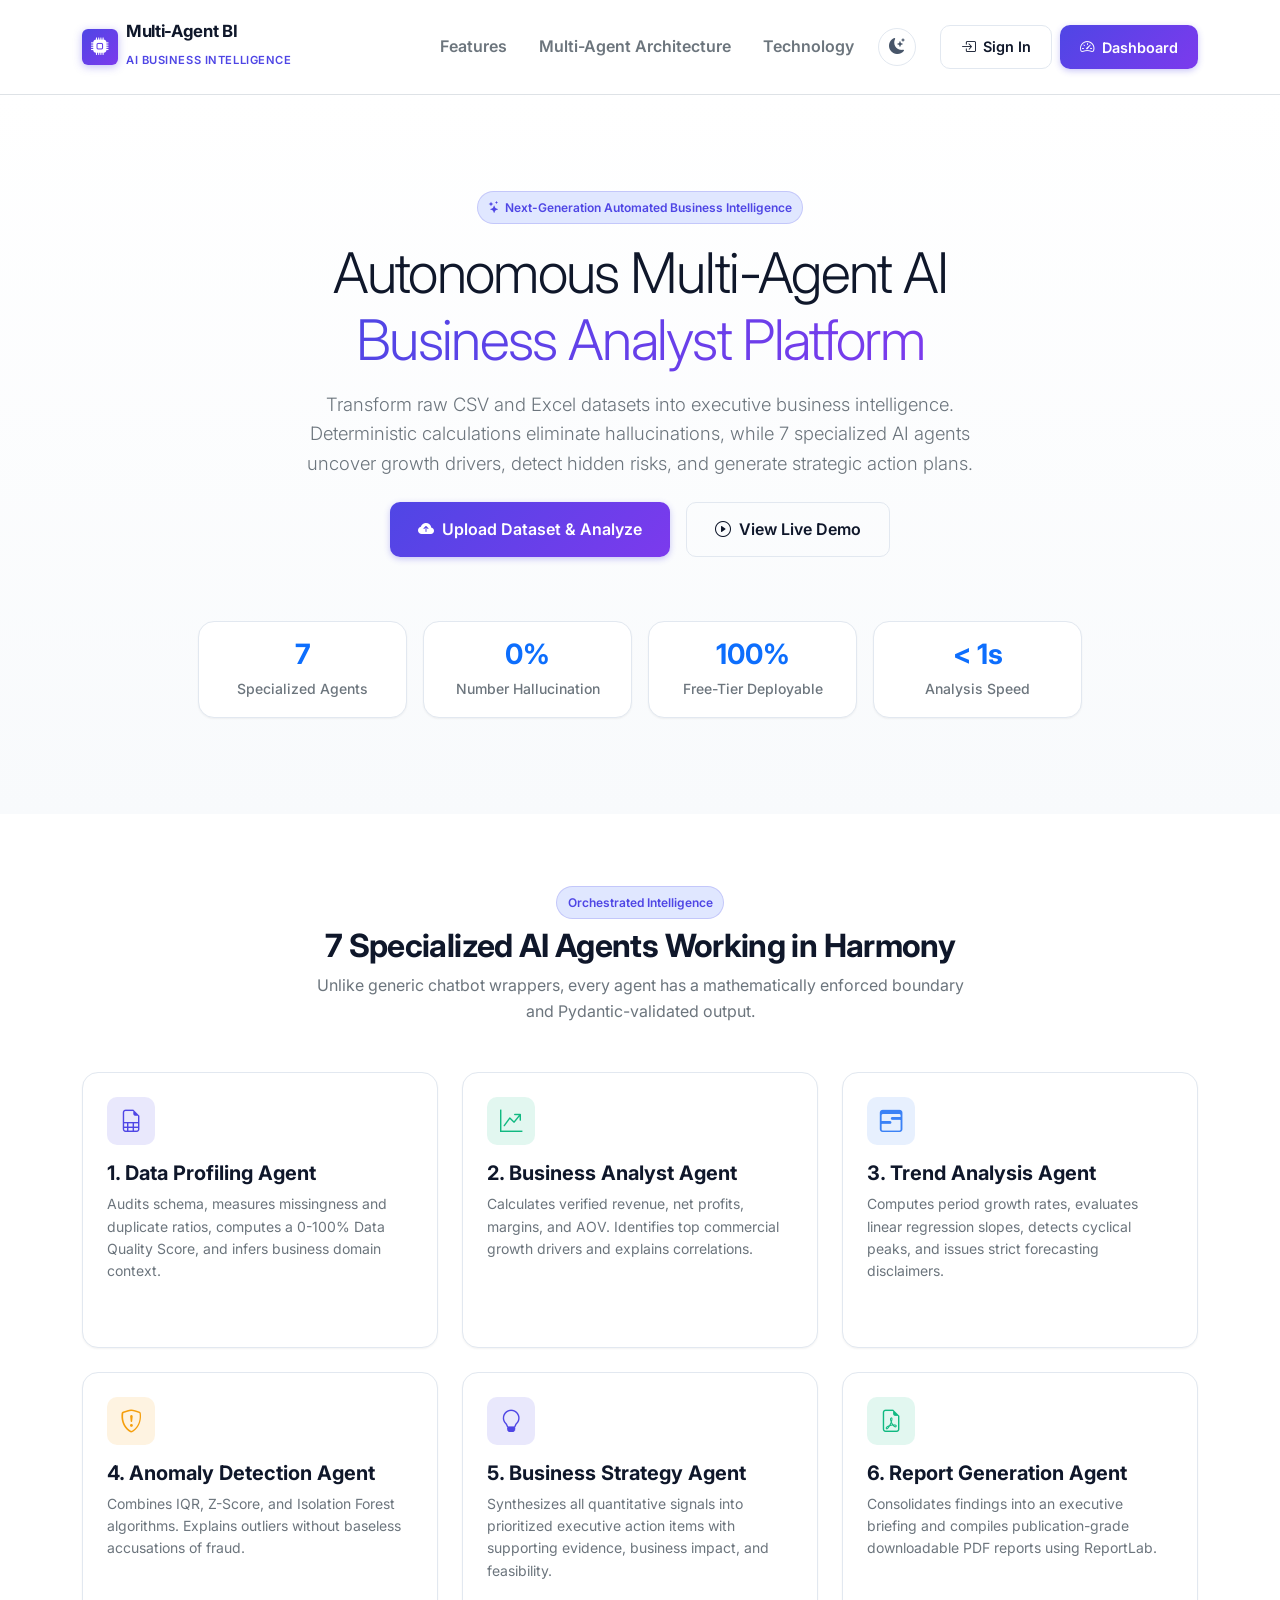
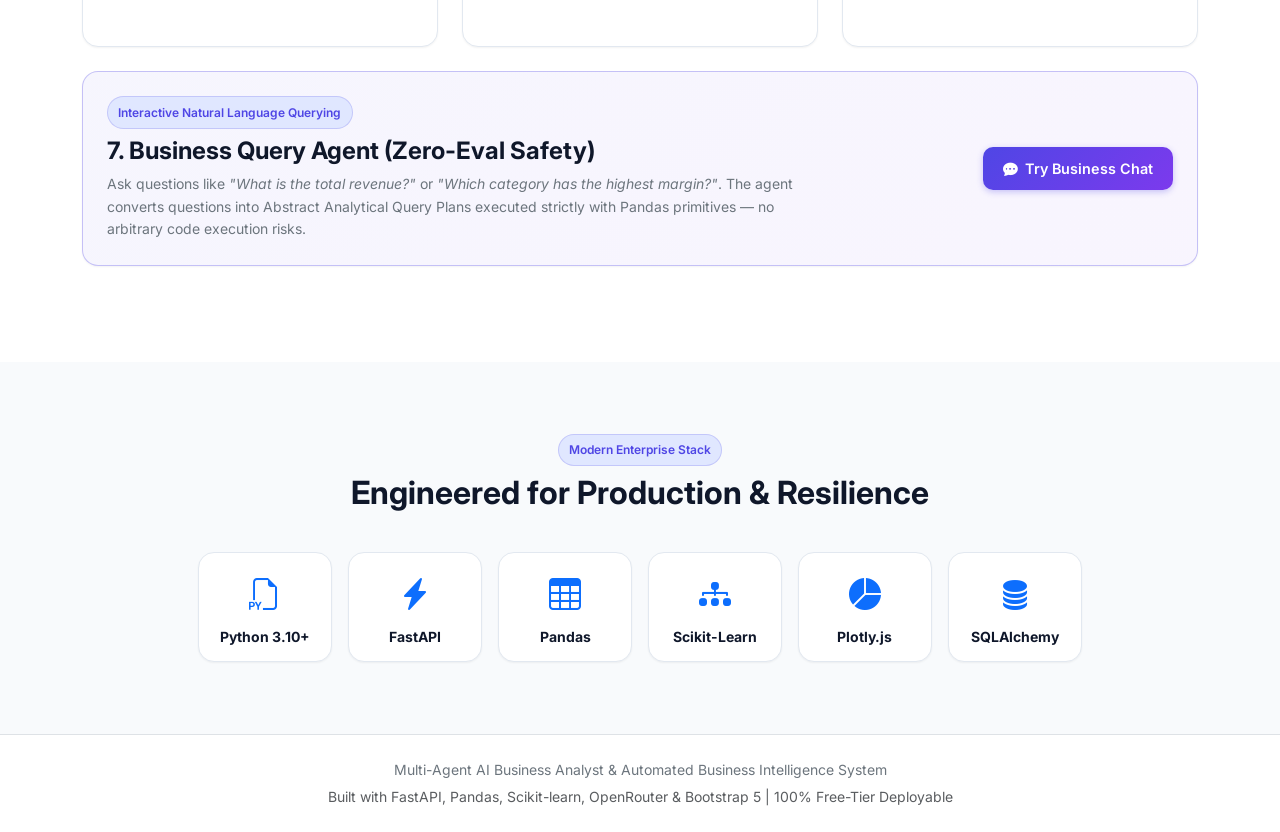
<file: frontend/index.html>
<!DOCTYPE html>
<html lang="en" data-theme="light">
<head>
    <meta charset="UTF-8">
    <meta name="viewport" content="width=device-width, initial-scale=1.0">
    <title>Multi-Agent AI Business Analyst | Automated BI System</title>
    <!-- Google Fonts -->
    <link rel="preconnect" href="https://fonts.googleapis.com">
    <link rel="preconnect" href="https://fonts.gstatic.com" crossorigin>
    <link href="https://fonts.googleapis.com/css2?family=Inter:wght@400;500;600;700;800&display=swap" rel="stylesheet">
    <!-- Bootstrap 5 CSS & Icons -->
    <link href="https://cdn.jsdelivr.net/npm/bootstrap@5.3.3/dist/css/bootstrap.min.css" rel="stylesheet">
    <link rel="stylesheet" href="https://cdn.jsdelivr.net/npm/bootstrap-icons@1.11.3/font/bootstrap-icons.min.css">
    <!-- Custom Design System -->
    <link rel="stylesheet" href="css/style.css">
    <link rel="stylesheet" href="css/dashboard.css">
    <link rel="stylesheet" href="css/responsive.css">
</head>
<body class="bg-base">

    <!-- Top Navigation Bar -->
    <nav class="navbar navbar-expand-lg border-bottom sticky-top" style="background-color: var(--bg-surface);">
        <div class="container py-2">
            <a class="navbar-brand d-flex align-items-center gap-2 text-decoration-none" href="index.html">
                <div class="brand-icon">
                    <i class="bi bi-cpu-fill"></i>
                </div>
                <div>
                    <span class="brand-title d-block">Multi-Agent BI</span>
                    <span class="brand-subtitle">AI Business Intelligence</span>
                </div>
            </a>
            <button class="navbar-toggler" type="button" data-bs-toggle="collapse" data-bs-target="#navMenu">
                <span class="navbar-toggler-icon"></span>
            </button>
            <div class="collapse navbar-collapse" id="navMenu">
                <ul class="navbar-nav ms-auto align-items-center gap-3">
                    <li class="nav-item"><a class="nav-link text-secondary fw-semibold" href="#features">Features</a></li>
                    <li class="nav-item"><a class="nav-link text-secondary fw-semibold" href="#agents">Multi-Agent Architecture</a></li>
                    <li class="nav-item"><a class="nav-link text-secondary fw-semibold" href="#tech">Technology</a></li>
                    <li class="nav-item">
                        <button id="themeToggleBtn" class="theme-toggle-btn" title="Toggle Light/Dark Theme">
                            <i class="bi bi-moon-stars-fill"></i>
                        </button>
                    </li>
                    <li class="nav-item ms-lg-2 d-flex gap-2">
                        <a href="login.html" class="btn btn-outline-custom text-decoration-none">
                            <i class="bi bi-box-arrow-in-right"></i> Sign In
                        </a>
                        <a href="dashboard.html" class="btn-primary-custom text-decoration-none">
                            <i class="bi bi-speedometer2"></i> Dashboard
                        </a>
                    </li>
                </ul>
            </div>
        </div>
    </nav>

    <!-- Hero Section -->
    <section class="py-5 text-center position-relative overflow-hidden" style="background: linear-gradient(180deg, var(--bg-surface) 0%, var(--bg-base) 100%);">
        <div class="container py-5">
            <div class="badge-custom badge-primary mb-3">
                <i class="bi bi-stars"></i> Next-Generation Automated Business Intelligence
            </div>
            <h1 class="display-4 fw-extrabold mb-3" style="letter-spacing: -0.03em; color: var(--text-primary);">
                Autonomous Multi-Agent AI<br>
                <span style="background: var(--primary-gradient); -webkit-background-clip: text; -webkit-text-fill-color: transparent;">
                    Business Analyst Platform
                </span>
            </h1>
            <p class="lead text-secondary mx-auto mb-4" style="max-width: 720px; font-size: 1.15rem;">
                Transform raw CSV and Excel datasets into executive business intelligence. 
                Deterministic calculations eliminate hallucinations, while 7 specialized AI agents 
                uncover growth drivers, detect hidden risks, and generate strategic action plans.
            </p>
            <div class="d-flex justify-content-center gap-3 flex-wrap">
                <a href="upload.html" class="btn-primary-custom" style="padding: 0.85rem 1.75rem; font-size: 1rem;">
                    <i class="bi bi-cloud-arrow-up-fill"></i> Upload Dataset & Analyze
                </a>
                <a href="dashboard.html" class="btn-outline-custom" style="padding: 0.85rem 1.75rem; font-size: 1rem;">
                    <i class="bi bi-play-circle"></i> View Live Demo
                </a>
            </div>
            
            <!-- Hero Stats Grid -->
            <div class="row g-3 mt-5 justify-content-center" style="max-width: 900px; margin: 0 auto;">
                <div class="col-6 col-md-3">
                    <div class="card-custom p-3 text-center mb-0">
                        <h3 class="fw-bold text-primary mb-1">7</h3>
                        <span class="text-secondary small fw-medium">Specialized Agents</span>
                    </div>
                </div>
                <div class="col-6 col-md-3">
                    <div class="card-custom p-3 text-center mb-0">
                        <h3 class="fw-bold text-primary mb-1">0%</h3>
                        <span class="text-secondary small fw-medium">Number Hallucination</span>
                    </div>
                </div>
                <div class="col-6 col-md-3">
                    <div class="card-custom p-3 text-center mb-0">
                        <h3 class="fw-bold text-primary mb-1">100%</h3>
                        <span class="text-secondary small fw-medium">Free-Tier Deployable</span>
                    </div>
                </div>
                <div class="col-6 col-md-3">
                    <div class="card-custom p-3 text-center mb-0">
                        <h3 class="fw-bold text-primary mb-1">&lt; 1s</h3>
                        <span class="text-secondary small fw-medium">Analysis Speed</span>
                    </div>
                </div>
            </div>
        </div>
    </section>

    <!-- 7 Specialized Agents Section -->
    <section id="agents" class="py-5" style="background-color: var(--bg-surface);">
        <div class="container py-4">
            <div class="text-center mb-5">
                <div class="badge-custom badge-primary mb-2">Orchestrated Intelligence</div>
                <h2 class="fw-bold" style="letter-spacing: -0.02em;">7 Specialized AI Agents Working in Harmony</h2>
                <p class="text-secondary mx-auto" style="max-width: 650px;">
                    Unlike generic chatbot wrappers, every agent has a mathematically enforced boundary and Pydantic-validated output.
                </p>
            </div>

            <div class="row g-4">
                <!-- Agent 1 -->
                <div class="col-md-6 col-lg-4">
                    <div class="card-custom h-100 p-4">
                        <div class="kpi-icon-wrap kpi-icon-purple mb-3">
                            <i class="bi bi-file-earmark-spreadsheet"></i>
                        </div>
                        <h5 class="fw-bold">1. Data Profiling Agent</h5>
                        <p class="text-secondary small">
                            Audits schema, measures missingness and duplicate ratios, computes a 0-100% Data Quality Score, and infers business domain context.
                        </p>
                    </div>
                </div>
                <!-- Agent 2 -->
                <div class="col-md-6 col-lg-4">
                    <div class="card-custom h-100 p-4">
                        <div class="kpi-icon-wrap kpi-icon-green mb-3">
                            <i class="bi bi-graph-up-arrow"></i>
                        </div>
                        <h5 class="fw-bold">2. Business Analyst Agent</h5>
                        <p class="text-secondary small">
                            Calculates verified revenue, net profits, margins, and AOV. Identifies top commercial growth drivers and explains correlations.
                        </p>
                    </div>
                </div>
                <!-- Agent 3 -->
                <div class="col-md-6 col-lg-4">
                    <div class="card-custom h-100 p-4">
                        <div class="kpi-icon-wrap kpi-icon-blue mb-3">
                            <i class="bi bi-calendar3-range"></i>
                        </div>
                        <h5 class="fw-bold">3. Trend Analysis Agent</h5>
                        <p class="text-secondary small">
                            Computes period growth rates, evaluates linear regression slopes, detects cyclical peaks, and issues strict forecasting disclaimers.
                        </p>
                    </div>
                </div>
                <!-- Agent 4 -->
                <div class="col-md-6 col-lg-4">
                    <div class="card-custom h-100 p-4">
                        <div class="kpi-icon-wrap kpi-icon-amber mb-3">
                            <i class="bi bi-shield-exclamation"></i>
                        </div>
                        <h5 class="fw-bold">4. Anomaly Detection Agent</h5>
                        <p class="text-secondary small">
                            Combines IQR, Z-Score, and Isolation Forest algorithms. Explains outliers without baseless accusations of fraud.
                        </p>
                    </div>
                </div>
                <!-- Agent 5 -->
                <div class="col-md-6 col-lg-4">
                    <div class="card-custom h-100 p-4">
                        <div class="kpi-icon-wrap kpi-icon-purple mb-3">
                            <i class="bi bi-lightbulb"></i>
                        </div>
                        <h5 class="fw-bold">5. Business Strategy Agent</h5>
                        <p class="text-secondary small">
                            Synthesizes all quantitative signals into prioritized executive action items with supporting evidence, business impact, and feasibility.
                        </p>
                    </div>
                </div>
                <!-- Agent 6 -->
                <div class="col-md-6 col-lg-4">
                    <div class="card-custom h-100 p-4">
                        <div class="kpi-icon-wrap kpi-icon-green mb-3">
                            <i class="bi bi-file-earmark-pdf"></i>
                        </div>
                        <h5 class="fw-bold">6. Report Generation Agent</h5>
                        <p class="text-secondary small">
                            Consolidates findings into an executive briefing and compiles publication-grade downloadable PDF reports using ReportLab.
                        </p>
                    </div>
                </div>
            </div>

            <!-- Agent 7 Highlight Card -->
            <div class="card-custom p-4 mt-4" style="background: linear-gradient(135deg, rgba(79, 70, 229, 0.05) 0%, rgba(124, 58, 237, 0.05) 100%); border-color: rgba(79, 70, 229, 0.3);">
                <div class="row align-items-center">
                    <div class="col-md-8">
                        <div class="badge-custom badge-primary mb-2">Interactive Natural Language Querying</div>
                        <h4 class="fw-bold mb-2">7. Business Query Agent (Zero-Eval Safety)</h4>
                        <p class="text-secondary small mb-0">
                            Ask questions like <em>"What is the total revenue?"</em> or <em>"Which category has the highest margin?"</em>.
                            The agent converts questions into Abstract Analytical Query Plans executed strictly with Pandas primitives — no arbitrary code execution risks.
                        </p>
                    </div>
                    <div class="col-md-4 text-md-end mt-3 mt-md-0">
                        <a href="chat.html" class="btn-primary-custom">
                            <i class="bi bi-chat-dots-fill"></i> Try Business Chat
                        </a>
                    </div>
                </div>
            </div>
        </div>
    </section>

    <!-- Technology Stack Section -->
    <section id="tech" class="py-5" style="background-color: var(--bg-base);">
        <div class="container py-4 text-center">
            <div class="badge-custom badge-primary mb-2">Modern Enterprise Stack</div>
            <h2 class="fw-bold mb-4">Engineered for Production & Resilience</h2>
            <div class="row g-3 justify-content-center" style="max-width: 900px; margin: 0 auto;">
                <div class="col-4 col-md-2">
                    <div class="card-custom p-3 text-center mb-0">
                        <i class="bi bi-filetype-py fs-2 text-primary"></i>
                        <h6 class="mt-2 mb-0 fw-bold small">Python 3.10+</h6>
                    </div>
                </div>
                <div class="col-4 col-md-2">
                    <div class="card-custom p-3 text-center mb-0">
                        <i class="bi bi-lightning-charge-fill fs-2 text-primary"></i>
                        <h6 class="mt-2 mb-0 fw-bold small">FastAPI</h6>
                    </div>
                </div>
                <div class="col-4 col-md-2">
                    <div class="card-custom p-3 text-center mb-0">
                        <i class="bi bi-table fs-2 text-primary"></i>
                        <h6 class="mt-2 mb-0 fw-bold small">Pandas</h6>
                    </div>
                </div>
                <div class="col-4 col-md-2">
                    <div class="card-custom p-3 text-center mb-0">
                        <i class="bi bi-diagram-3-fill fs-2 text-primary"></i>
                        <h6 class="mt-2 mb-0 fw-bold small">Scikit-Learn</h6>
                    </div>
                </div>
                <div class="col-4 col-md-2">
                    <div class="card-custom p-3 text-center mb-0">
                        <i class="bi bi-pie-chart-fill fs-2 text-primary"></i>
                        <h6 class="mt-2 mb-0 fw-bold small">Plotly.js</h6>
                    </div>
                </div>
                <div class="col-4 col-md-2">
                    <div class="card-custom p-3 text-center mb-0">
                        <i class="bi bi-database-fill fs-2 text-primary"></i>
                        <h6 class="mt-2 mb-0 fw-bold small">SQLAlchemy</h6>
                    </div>
                </div>
            </div>
        </div>
    </section>

    <!-- Footer -->
    <footer class="py-4 border-top" style="background-color: var(--bg-surface);">
        <div class="container text-center text-secondary small">
            <p class="mb-1">
                Multi-Agent AI Business Analyst & Automated Business Intelligence System
            </p>
            <p class="text-muted mb-0">
                Built with FastAPI, Pandas, Scikit-learn, OpenRouter & Bootstrap 5 | 100% Free-Tier Deployable
            </p>
        </div>
    </footer>

    <!-- Bootstrap 5 JS Bundle -->
    <script src="https://cdn.jsdelivr.net/npm/bootstrap@5.3.3/dist/js/bootstrap.bundle.min.js"></script>
    <script src="js/api.js"></script>
    <script src="js/app.js"></script>
</body>
</html>
</file>
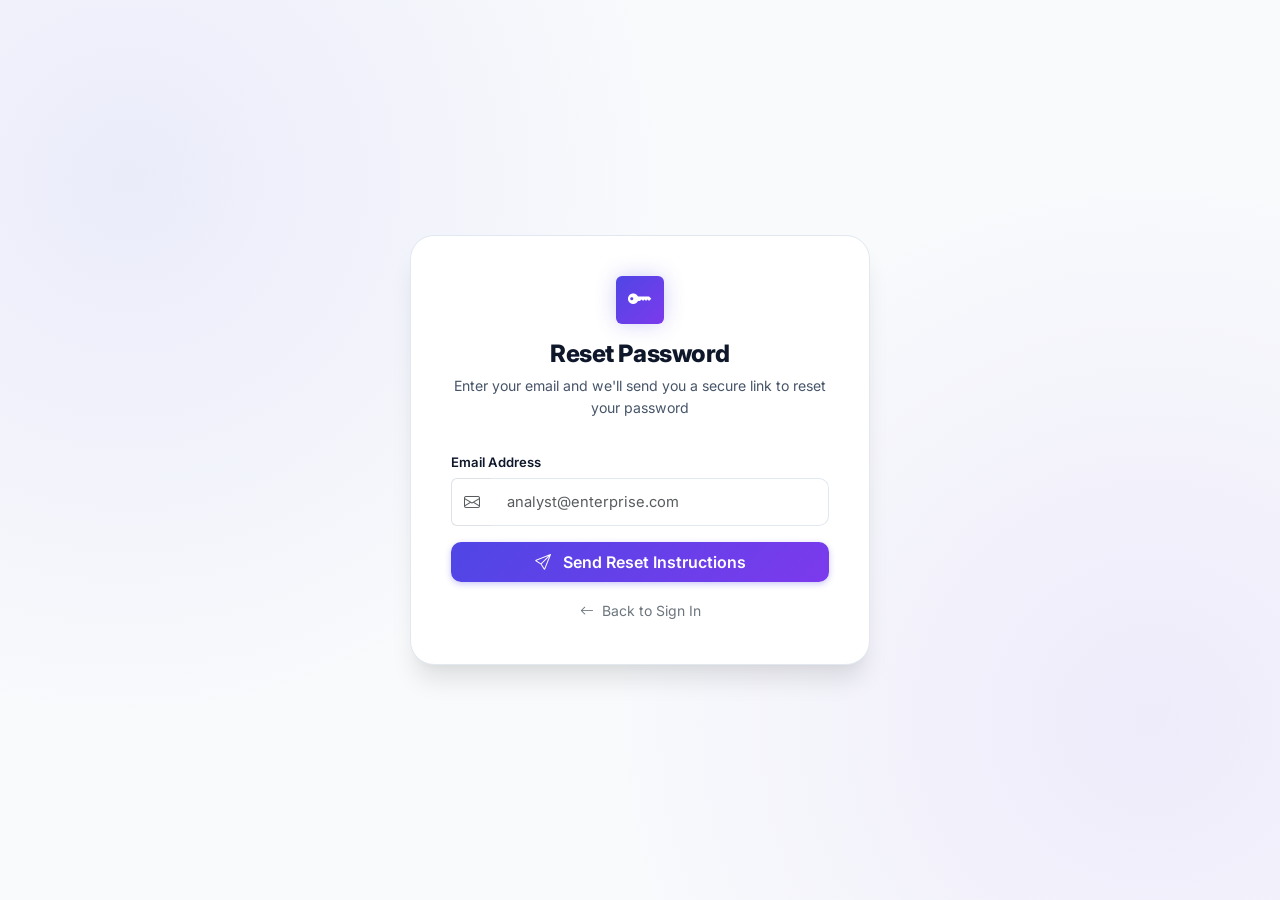
<file: frontend/forgot-password.html>
<!DOCTYPE html>
<html lang="en" data-theme="light">
<head>
    <meta charset="UTF-8">
    <meta name="viewport" content="width=device-width, initial-scale=1.0">
    <title>Forgot Password | Multi-Agent AI BI</title>
    <!-- Google Fonts -->
    <link rel="preconnect" href="https://fonts.googleapis.com">
    <link rel="preconnect" href="https://fonts.gstatic.com" crossorigin>
    <link href="https://fonts.googleapis.com/css2?family=Inter:wght@400;500;600;700;800&display=swap" rel="stylesheet">
    <!-- Bootstrap 5 CSS & Icons -->
    <link href="https://cdn.jsdelivr.net/npm/bootstrap@5.3.3/dist/css/bootstrap.min.css" rel="stylesheet">
    <link rel="stylesheet" href="https://cdn.jsdelivr.net/npm/bootstrap-icons@1.11.3/font/bootstrap-icons.min.css">
    <!-- Custom CSS -->
    <link rel="stylesheet" href="css/style.css">
    <link rel="stylesheet" href="css/dashboard.css">
    <link rel="stylesheet" href="css/responsive.css">
</head>
<body>

    <div class="auth-wrapper">
        <div class="auth-card">
            <div class="auth-header">
                <div class="brand-icon">
                    <i class="bi bi-key-fill"></i>
                </div>
                <h1 class="auth-title">Reset Password</h1>
                <p class="auth-subtitle">Enter your email and we'll send you a secure link to reset your password</p>
            </div>

            <!-- Error Banner -->
            <div id="authAlert" class="alert alert-danger py-2 px-3 small d-none" role="alert"></div>

            <!-- Success Banner -->
            <div id="authSuccess" class="alert alert-success py-2 px-3 small d-none" role="alert"></div>

            <!-- Dev Token Banner -->
            <div id="devTokenCard" class="card bg-light border-primary p-3 mb-3 d-none">
                <div class="d-flex align-items-center mb-1">
                    <i class="bi bi-info-circle-fill text-primary me-2"></i>
                    <strong class="small text-primary">Development Mode Detected</strong>
                </div>
                <p class="small text-secondary mb-2">Since email service credentials are not configured locally, use this generated recovery link directly:</p>
                <a id="devResetLink" href="#" class="btn btn-sm btn-outline-primary text-truncate">
                    <i class="bi bi-link-45deg me-1"></i> Proceed to Reset Password
                </a>
            </div>

            <!-- Form -->
            <form id="forgotPasswordForm" novalidate>
                <div class="mb-3">
                    <label for="email" class="form-label-custom">Email Address</label>
                    <div class="input-group">
                        <span class="input-group-text bg-transparent border-end-0 text-muted">
                            <i class="bi bi-envelope"></i>
                        </span>
                        <input type="email" id="email" class="form-control form-control-custom border-start-0" placeholder="analyst@enterprise.com" required autocomplete="email">
                    </div>
                </div>

                <button type="submit" id="submitBtn" class="btn btn-primary-custom w-100 py-2 fs-6 justify-content-center mb-3">
                    <i class="bi bi-send me-1"></i> Send Reset Instructions
                </button>

                <div class="text-center">
                    <a href="login.html" class="text-decoration-none small text-secondary">
                        <i class="bi bi-arrow-left me-1"></i> Back to Sign In
                    </a>
                </div>
            </form>
        </div>
    </div>

    <!-- Scripts -->
    <script src="js/api.js"></script>
    <script src="js/auth.js"></script>
    <script src="js/password-reset.js"></script>
</body>
</html>
</file>
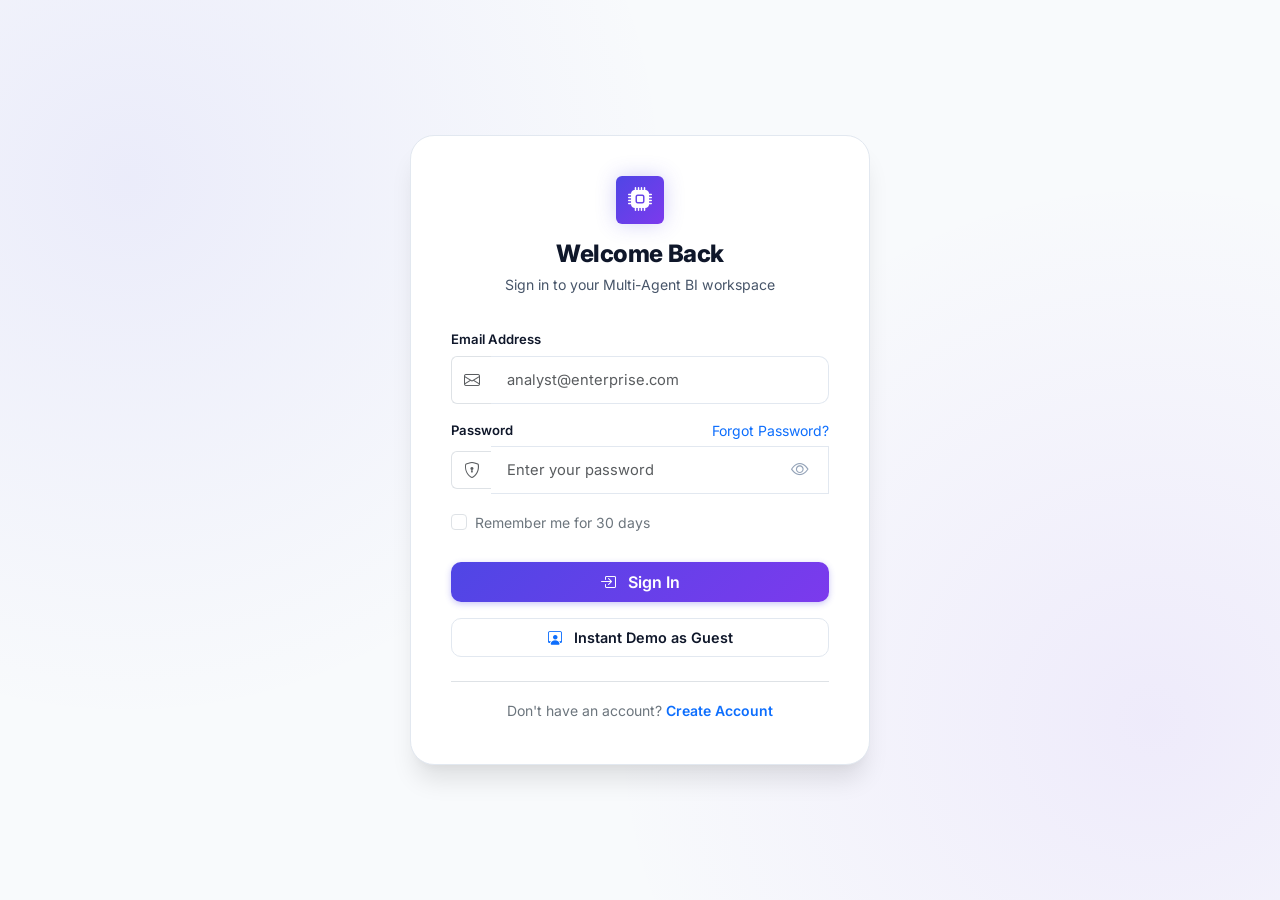
<file: frontend/history.html>
<!DOCTYPE html>
<html lang="en" data-theme="light">
<head>
    <meta charset="UTF-8">
    <meta name="viewport" content="width=device-width, initial-scale=1.0">
    <title>Analysis History | Multi-Agent AI BI</title>
    <!-- Google Fonts -->
    <link rel="preconnect" href="https://fonts.googleapis.com">
    <link rel="preconnect" href="https://fonts.gstatic.com" crossorigin>
    <link href="https://fonts.googleapis.com/css2?family=Inter:wght@400;500;600;700;800&display=swap" rel="stylesheet">
    <!-- Bootstrap 5 CSS & Icons -->
    <link href="https://cdn.jsdelivr.net/npm/bootstrap@5.3.3/dist/css/bootstrap.min.css" rel="stylesheet">
    <link rel="stylesheet" href="https://cdn.jsdelivr.net/npm/bootstrap-icons@1.11.3/font/bootstrap-icons.min.css">
    <!-- Custom CSS -->
    <link rel="stylesheet" href="css/style.css">
    <link rel="stylesheet" href="css/dashboard.css">
    <link rel="stylesheet" href="css/responsive.css">
</head>
<body>

    <div class="app-container">
        <!-- Sidebar Navigation -->
        <aside class="app-sidebar">
            <div class="sidebar-header">
                <div class="brand-icon">
                    <i class="bi bi-cpu-fill"></i>
                </div>
                <div>
                    <span class="brand-title d-block">Multi-Agent BI</span>
                    <span class="brand-subtitle">AI Platform</span>
                </div>
            </div>

            <div class="sidebar-menu">
                <span class="menu-label">Main</span>
                <a href="dashboard.html" class="nav-link-custom">
                    <i class="bi bi-speedometer2"></i> Dashboard
                </a>
                <a href="upload.html" class="nav-link-custom">
                    <i class="bi bi-cloud-arrow-up-fill"></i> Upload Dataset
                </a>
                <a href="insights.html" class="nav-link-custom">
                    <i class="bi bi-stars"></i> AI Insights
                </a>
                <a href="chat.html" class="nav-link-custom">
                    <i class="bi bi-chat-dots-fill"></i> Business Chat
                </a>

                <span class="menu-label mt-3">Reports & History</span>
                <a href="reports.html" class="nav-link-custom">
                    <i class="bi bi-file-earmark-pdf-fill"></i> Reports Center
                </a>
                <a href="history.html" class="nav-link-custom active">
                    <i class="bi bi-clock-history"></i> Analysis History
                </a>
                <a href="profile.html" class="nav-link-custom">
                    <i class="bi bi-person-circle"></i> Profile
                </a>
                <a href="settings.html" class="nav-link-custom">
                    <i class="bi bi-gear-fill"></i> Settings
                </a>
            </div>

            <div class="sidebar-footer">
                <div id="activeDatasetIndicator" class="active-dataset-pill mb-2">
                    <i class="bi bi-circle text-muted"></i> <span>No dataset</span>
                </div>
                <div id="sidebarUserProfile" class="sidebar-user-profile"></div>
            </div>
        </aside>

        <!-- Main Workspace -->
        <main class="app-main">
            <!-- Header Bar -->
            <header class="app-header">
                <div class="d-flex align-items-center gap-3">
                    <button class="btn btn-outline-secondary btn-sm mobile-menu-toggle d-none" type="button">
                        <i class="bi bi-list fs-5"></i>
                    </button>
                    <div class="page-title-box">
                        <h1 class="page-title mb-0">Personalized Analysis History</h1>
                        <span class="page-breadcrumb">Search, review, re-inspect, and manage your isolated multi-agent runs</span>
                    </div>
                </div>

                <div class="header-actions">
                    <button id="themeToggleBtn" class="theme-toggle-btn" title="Toggle Theme">
                        <i class="bi bi-moon-stars-fill"></i>
                    </button>
                    <a href="upload.html" class="btn btn-primary-custom">
                        <i class="bi bi-plus-lg me-1"></i> New Analysis
                    </a>
                </div>
            </header>

            <!-- History Content -->
            <div class="app-content">
                <!-- Filter Bar Card -->
                <div class="card card-custom p-3 mb-4">
                    <div class="row g-2 align-items-center">
                        <!-- Search Input -->
                        <div class="col-12 col-md-4">
                            <div class="input-group">
                                <span class="input-group-text bg-transparent border-end-0 text-muted">
                                    <i class="bi bi-search"></i>
                                </span>
                                <input type="text" id="historySearchInput" class="form-control form-control-custom border-start-0" placeholder="Search dataset name...">
                            </div>
                        </div>

                        <!-- Status Filter -->
                        <div class="col-6 col-md-2">
                            <select id="historyStatusFilter" class="form-select form-select-custom">
                                <option value="all">All Statuses</option>
                                <option value="completed">Completed</option>
                                <option value="degraded">Degraded</option>
                                <option value="failed">Failed</option>
                            </select>
                        </div>

                        <!-- Sort Order -->
                        <div class="col-6 col-md-2">
                            <select id="historySortSelect" class="form-select form-select-custom">
                                <option value="newest">Newest First</option>
                                <option value="oldest">Oldest First</option>
                            </select>
                        </div>

                        <!-- Date Range Filters -->
                        <div class="col-6 col-md-2">
                            <input type="date" id="historyDateFrom" class="form-control form-control-custom" title="Filter from date">
                        </div>

                        <!-- Reset / Apply Action -->
                        <div class="col-6 col-md-2 d-flex gap-2">
                            <button id="applyFiltersBtn" class="btn btn-primary-custom flex-grow-1">
                                <i class="bi bi-funnel-fill"></i> Filter
                            </button>
                            <button id="resetFiltersBtn" class="btn btn-outline-custom" title="Reset Filters">
                                <i class="bi bi-arrow-counterclockwise"></i>
                            </button>
                        </div>
                    </div>
                </div>

                <!-- History Table Card -->
                <div class="card-custom">
                    <div class="card-header-custom d-flex justify-content-between align-items-center">
                        <span class="card-title-custom">
                            <i class="bi bi-journal-text text-primary"></i> Saved Analysis Runs
                        </span>
                        <span class="badge-custom badge-primary" id="historyCount">0 Sessions</span>
                    </div>

                    <div class="card-body-custom p-0">
                        <div class="table-responsive">
                            <table class="table-custom mb-0">
                                <thead>
                                    <tr>
                                        <th>Dataset & Details</th>
                                        <th>Date & Time</th>
                                        <th>Shape</th>
                                        <th>Status</th>
                                        <th>Revenue</th>
                                        <th>Net Profit</th>
                                        <th>Margin</th>
                                        <th>Actions</th>
                                    </tr>
                                </thead>
                                <tbody id="historyTableBody">
                                    <tr>
                                        <td colspan="8" class="text-center text-muted py-5">
                                            <div class="spinner-border spinner-border-sm text-primary me-2" role="status"></div>
                                            Loading personal analysis history...
                                        </td>
                                    </tr>
                                </tbody>
                            </table>
                        </div>

                        <!-- Empty State View -->
                        <div id="historyEmptyState" class="text-center py-5 d-none">
                            <div class="mb-3 text-secondary" style="font-size: 3rem;">
                                <i class="bi bi-clipboard2-data"></i>
                            </div>
                            <h5 class="fw-bold mb-1">No Analysis History Found</h5>
                            <p class="text-secondary small mb-3">You haven't run any business intelligence analyses yet, or no runs match your filters.</p>
                            <a href="upload.html" class="btn btn-primary-custom px-4">
                                <i class="bi bi-cloud-arrow-up-fill me-1"></i> Upload Dataset & Analyze
                            </a>
                        </div>
                    </div>

                    <!-- Pagination Footer -->
                    <div class="card-footer bg-transparent border-top p-3 d-flex justify-content-between align-items-center" id="historyPaginationFooter">
                        <span class="small text-secondary" id="paginationSummary">Showing 0 of 0 sessions</span>
                        <div class="d-flex gap-2">
                            <button id="prevPageBtn" class="btn btn-sm btn-outline-custom" disabled>
                                <i class="bi bi-chevron-left me-1"></i> Previous
                            </button>
                            <span class="btn btn-sm btn-outline-secondary disabled" id="pageIndicator">Page 1 of 1</span>
                            <button id="nextPageBtn" class="btn btn-sm btn-outline-custom" disabled>
                                Next <i class="bi bi-chevron-right ms-1"></i>
                            </button>
                        </div>
                    </div>
                </div>
            </div>
        </main>
    </div>

    <!-- Scripts -->
    <script src="https://cdn.jsdelivr.net/npm/bootstrap@5.3.3/dist/js/bootstrap.bundle.min.js"></script>
    <script src="js/api.js"></script>
    <script src="js/auth.js"></script>
    <script src="js/app.js"></script>
    <script src="js/history.js"></script>
</body>
</html>
</file>
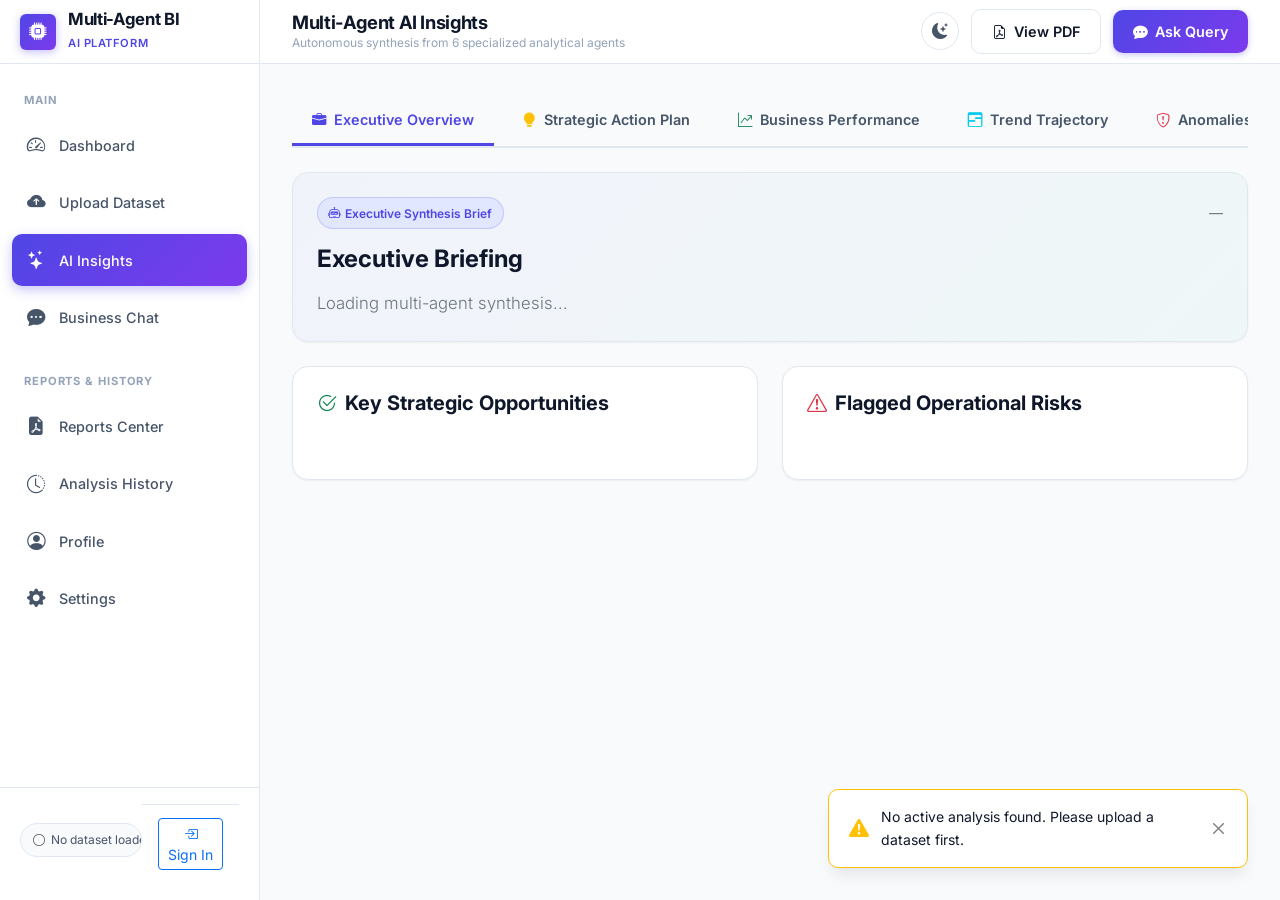
<file: frontend/insights.html>
<!DOCTYPE html>
<html lang="en" data-theme="light">
<head>
    <meta charset="UTF-8">
    <meta name="viewport" content="width=device-width, initial-scale=1.0">
    <title>AI Insights Portal | Multi-Agent AI BI</title>
    <!-- Google Fonts -->
    <link rel="preconnect" href="https://fonts.googleapis.com">
    <link rel="preconnect" href="https://fonts.gstatic.com" crossorigin>
    <link href="https://fonts.googleapis.com/css2?family=Inter:wght@400;500;600;700;800&display=swap" rel="stylesheet">
    <!-- Bootstrap 5 CSS & Icons -->
    <link href="https://cdn.jsdelivr.net/npm/bootstrap@5.3.3/dist/css/bootstrap.min.css" rel="stylesheet">
    <link rel="stylesheet" href="https://cdn.jsdelivr.net/npm/bootstrap-icons@1.11.3/font/bootstrap-icons.min.css">
    <!-- Custom CSS -->
    <link rel="stylesheet" href="css/style.css">
    <link rel="stylesheet" href="css/dashboard.css">
    <link rel="stylesheet" href="css/responsive.css">
</head>
<body>

    <div class="app-container">
        <!-- Sidebar Navigation -->
        <aside class="app-sidebar">
            <div class="sidebar-header">
                <div class="brand-icon">
                    <i class="bi bi-cpu-fill"></i>
                </div>
                <div>
                    <span class="brand-title d-block">Multi-Agent BI</span>
                    <span class="brand-subtitle">AI Platform</span>
                </div>
            </div>

            <div class="sidebar-menu">
                <span class="menu-label">Main</span>
                <a href="dashboard.html" class="nav-link-custom">
                    <i class="bi bi-speedometer2"></i> Dashboard
                </a>
                <a href="upload.html" class="nav-link-custom">
                    <i class="bi bi-cloud-arrow-up-fill"></i> Upload Dataset
                </a>
                <a href="insights.html" class="nav-link-custom active">
                    <i class="bi bi-stars"></i> AI Insights
                </a>
                <a href="chat.html" class="nav-link-custom">
                    <i class="bi bi-chat-dots-fill"></i> Business Chat
                </a>

                <span class="menu-label mt-3">Reports & History</span>
                <a href="reports.html" class="nav-link-custom">
                    <i class="bi bi-file-earmark-pdf-fill"></i> Reports Center
                </a>
                <a href="history.html" class="nav-link-custom">
                    <i class="bi bi-clock-history"></i> Analysis History
                </a>
                <a href="profile.html" class="nav-link-custom">
                    <i class="bi bi-person-circle"></i> Profile
                </a>
                <a href="settings.html" class="nav-link-custom">
                    <i class="bi bi-gear-fill"></i> Settings
                </a>
            </div>

            <div class="sidebar-footer">
                <div id="activeDatasetIndicator" class="active-dataset-pill mb-2">
                    <i class="bi bi-circle text-muted"></i> <span>No dataset</span>
                </div>
                <div id="sidebarUserProfile" class="sidebar-user-profile"></div>
            </div>
        </aside>

        <!-- Main Workspace -->
        <main class="app-main">
            <!-- Header Bar -->
            <header class="app-header">
                <div class="d-flex align-items-center gap-3">
                    <button class="btn btn-outline-secondary btn-sm mobile-menu-toggle d-none" type="button">
                        <i class="bi bi-list fs-5"></i>
                    </button>
                    <div class="page-title-box">
                        <h1 class="page-title mb-0">Multi-Agent AI Insights</h1>
                        <span class="page-breadcrumb">Autonomous synthesis from 6 specialized analytical agents</span>
                    </div>
                </div>

                <div class="header-actions">
                    <button id="themeToggleBtn" class="theme-toggle-btn" title="Toggle Theme">
                        <i class="bi bi-moon-stars-fill"></i>
                    </button>
                    <a href="reports.html" class="btn-outline-custom">
                        <i class="bi bi-file-earmark-pdf"></i> View PDF
                    </a>
                    <a href="chat.html" class="btn-primary-custom">
                        <i class="bi bi-chat-dots-fill"></i> Ask Query
                    </a>
                </div>
            </header>

            <!-- Insights Content -->
            <div class="app-content">
                <!-- Navigation Tabs for the 6 Agents -->
                <div class="nav-tabs-custom">
                    <button class="tab-btn-custom active" data-tab="tab-overview">
                        <i class="bi bi-briefcase-fill"></i> Executive Overview
                    </button>
                    <button class="tab-btn-custom" data-tab="tab-strategy">
                        <i class="bi bi-lightbulb-fill text-warning"></i> Strategic Action Plan
                    </button>
                    <button class="tab-btn-custom" data-tab="tab-analyst">
                        <i class="bi bi-graph-up-arrow text-success"></i> Business Performance
                    </button>
                    <button class="tab-btn-custom" data-tab="tab-trend">
                        <i class="bi bi-calendar3-range text-info"></i> Trend Trajectory
                    </button>
                    <button class="tab-btn-custom" data-tab="tab-anomalies">
                        <i class="bi bi-shield-exclamation text-danger"></i> Anomalies & Risks
                    </button>
                    <button class="tab-btn-custom" data-tab="tab-profiling">
                        <i class="bi bi-file-earmark-spreadsheet text-primary"></i> Data Profiling
                    </button>
                </div>

                <!-- Tab 1: Executive Overview -->
                <div id="tab-overview" class="tab-content-panel">
                    <div class="card-custom p-4 mb-4" style="background: linear-gradient(135deg, rgba(79, 70, 229, 0.04) 0%, rgba(16, 185, 129, 0.04) 100%);">
                        <div class="d-flex align-items-center justify-content-between mb-3">
                            <span class="badge-custom badge-primary">
                                <i class="bi bi-robot"></i> Executive Synthesis Brief
                            </span>
                            <span class="text-secondary small" id="overviewTimestamp">—</span>
                        </div>
                        <h4 class="fw-bold mb-3" id="overviewTitle">Executive Briefing</h4>
                        <p class="text-secondary lead mb-0" id="overviewBrief" style="font-size: 1.05rem;">
                            Loading multi-agent synthesis...
                        </p>
                    </div>

                    <div class="row g-4">
                        <div class="col-lg-6">
                            <div class="card-custom h-100 p-4">
                                <h5 class="fw-bold mb-3 d-flex align-items-center gap-2">
                                    <i class="bi bi-check2-circle text-success"></i> Key Strategic Opportunities
                                </h5>
                                <ul id="overviewOpportunitiesList" class="list-unstyled d-flex flex-column gap-2 mb-0">
                                    <!-- Injected -->
                                </ul>
                            </div>
                        </div>

                        <div class="col-lg-6">
                            <div class="card-custom h-100 p-4">
                                <h5 class="fw-bold mb-3 d-flex align-items-center gap-2">
                                    <i class="bi bi-exclamation-triangle text-danger"></i> Flagged Operational Risks
                                </h5>
                                <ul id="overviewRisksList" class="list-unstyled d-flex flex-column gap-2 mb-0">
                                    <!-- Injected -->
                                </ul>
                            </div>
                        </div>
                    </div>
                </div>

                <!-- Tab 2: Strategic Action Plan (Agent 5) -->
                <div id="tab-strategy" class="tab-content-panel d-none">
                    <div class="card-custom p-4 mb-4">
                        <div class="badge-custom badge-warning mb-2">Agent 5: Business Strategy Agent</div>
                        <h4 class="fw-bold mb-2">Prioritized Strategic Roadmaps</h4>
                        <p class="text-secondary small mb-0" id="strategyFocusSummary">
                            Every recommendation is synthesized from actual dataset calculations with verifiable supporting evidence.
                        </p>
                    </div>

                    <div id="strategyCardsContainer">
                        <!-- Strategy cards injected -->
                    </div>
                </div>

                <!-- Tab 3: Business Performance (Agent 2) -->
                <div id="tab-analyst" class="tab-content-panel d-none">
                    <div class="card-custom p-4 mb-4">
                        <div class="badge-custom badge-success mb-2">Agent 2: Business Data Analyst Agent</div>
                        <h4 class="fw-bold mb-2">Commercial Performance & Margins</h4>
                        <p class="text-secondary small mb-0" id="analystKpiSummary">—</p>
                    </div>

                    <div class="row g-4">
                        <div class="col-lg-6">
                            <div class="card-custom h-100 p-4">
                                <h5 class="fw-bold mb-3">Top Revenue & Volume Drivers</h5>
                                <ul id="analystRevDrivers" class="list-unstyled d-flex flex-column gap-2"></ul>
                            </div>
                        </div>
                        <div class="col-lg-6">
                            <div class="card-custom h-100 p-4">
                                <h5 class="fw-bold mb-3">Profitability & Margin Drivers</h5>
                                <ul id="analystProfDrivers" class="list-unstyled d-flex flex-column gap-2"></ul>
                            </div>
                        </div>
                    </div>
                </div>

                <!-- Tab 4: Trend Trajectory (Agent 3) -->
                <div id="tab-trend" class="tab-content-panel d-none">
                    <div class="card-custom p-4 mb-4">
                        <div class="badge-custom badge-info mb-2">Agent 3: Trend Analysis Agent</div>
                        <h4 class="fw-bold mb-2">Historical Growth & Periodicity</h4>
                        <div class="d-flex gap-3 text-secondary small flex-wrap">
                            <span>Coverage: <strong id="trendCoverageText">—</strong></span>
                            <span>Trajectory: <strong id="trendTrajectoryText">—</strong></span>
                        </div>
                    </div>

                    <div class="row g-4">
                        <div class="col-lg-6">
                            <div class="card-custom h-100 p-4">
                                <h5 class="fw-bold mb-3 text-success">Growth Periods</h5>
                                <ul id="trendGrowthList" class="list-unstyled d-flex flex-column gap-2"></ul>
                            </div>
                        </div>
                        <div class="col-lg-6">
                            <div class="card-custom h-100 p-4">
                                <h5 class="fw-bold mb-3 text-danger">Contraction Periods</h5>
                                <ul id="trendDeclineList" class="list-unstyled d-flex flex-column gap-2"></ul>
                            </div>
                        </div>
                    </div>
                </div>

                <!-- Tab 5: Anomalies & Risks (Agent 4) -->
                <div id="tab-anomalies" class="tab-content-panel d-none">
                    <div class="card-custom p-4 mb-4">
                        <div class="badge-custom badge-danger mb-2">Agent 4: Anomaly Detection Agent</div>
                        <h4 class="fw-bold mb-2">Contextualized Statistical Outliers</h4>
                        <p class="text-secondary small mb-0" id="anomalyRiskSummary">—</p>
                    </div>

                    <div id="anomalyCardsContainer">
                        <!-- Anomaly cards injected -->
                    </div>
                </div>

                <!-- Tab 6: Data Profiling (Agent 1) -->
                <div id="tab-profiling" class="tab-content-panel d-none">
                    <div class="card-custom p-4 mb-4">
                        <div class="badge-custom badge-primary mb-2">Agent 1: Data Profiling Agent</div>
                        <h4 class="fw-bold mb-2">Dataset Governance & Profiling</h4>
                        <div class="d-flex gap-3 text-secondary small flex-wrap">
                            <span>Inferred Domain: <strong id="profilingDomain">—</strong></span>
                            <span>Cleanliness: <strong id="profilingQuality">—</strong></span>
                        </div>
                    </div>

                    <div class="card-custom p-4 mb-4">
                        <h5 class="fw-bold mb-2">Potential Business Metrics</h5>
                        <ul id="profilingMetricsList" class="list-unstyled d-flex flex-column gap-1 text-secondary small"></ul>
                    </div>
                </div>

            </div>
        </main>
    </div>

    <!-- Scripts -->
    <script src="https://cdn.jsdelivr.net/npm/bootstrap@5.3.3/dist/js/bootstrap.bundle.min.js"></script>
    <script src="js/api.js"></script>
    <script src="js/auth.js"></script>
    <script src="js/app.js"></script>
    <script src="js/insights.js"></script>
</body>
</html>
</file>
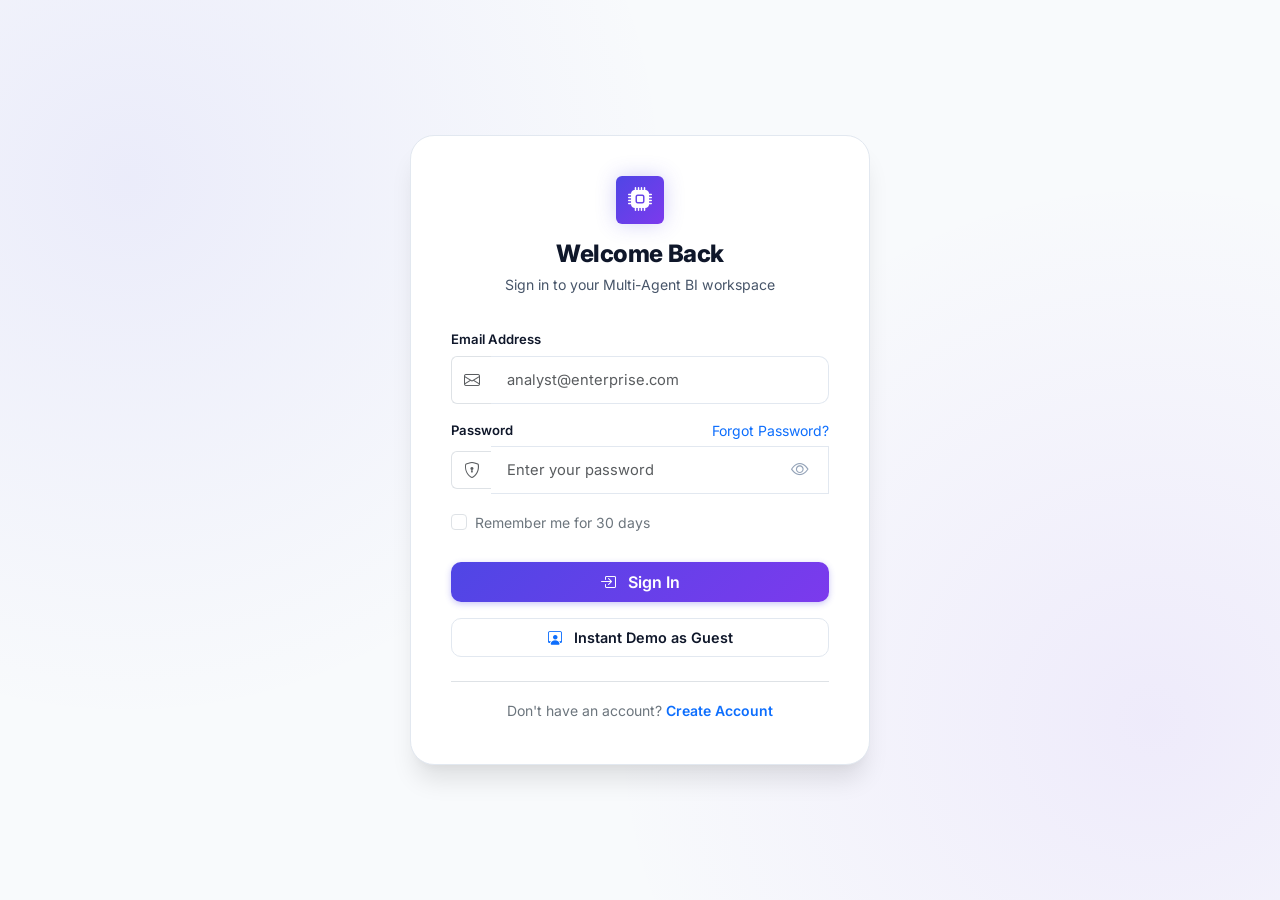
<file: frontend/login.html>
<!DOCTYPE html>
<html lang="en" data-theme="light">
<head>
    <meta charset="UTF-8">
    <meta name="viewport" content="width=device-width, initial-scale=1.0">
    <title>Sign In | Multi-Agent AI BI</title>
    <!-- Google Fonts -->
    <link rel="preconnect" href="https://fonts.googleapis.com">
    <link rel="preconnect" href="https://fonts.gstatic.com" crossorigin>
    <link href="https://fonts.googleapis.com/css2?family=Inter:wght@400;500;600;700;800&display=swap" rel="stylesheet">
    <!-- Bootstrap 5 CSS & Icons -->
    <link href="https://cdn.jsdelivr.net/npm/bootstrap@5.3.3/dist/css/bootstrap.min.css" rel="stylesheet">
    <link rel="stylesheet" href="https://cdn.jsdelivr.net/npm/bootstrap-icons@1.11.3/font/bootstrap-icons.min.css">
    <!-- Custom CSS -->
    <link rel="stylesheet" href="css/style.css">
    <link rel="stylesheet" href="css/dashboard.css">
    <link rel="stylesheet" href="css/responsive.css">
</head>
<body>

    <div class="auth-wrapper">
        <div class="auth-card">
            <div class="auth-header">
                <div class="brand-icon">
                    <i class="bi bi-cpu-fill"></i>
                </div>
                <h1 class="auth-title">Welcome Back</h1>
                <p class="auth-subtitle">Sign in to your Multi-Agent BI workspace</p>
            </div>

            <!-- Error Banner -->
            <div id="authAlert" class="alert alert-danger py-2 px-3 small d-none" role="alert"></div>

            <!-- Success Banner (e.g. from password reset) -->
            <div id="authSuccess" class="alert alert-success py-2 px-3 small d-none" role="alert"></div>

            <!-- Login Form -->
            <form id="loginForm" novalidate>
                <!-- Email Input -->
                <div class="mb-3">
                    <label for="email" class="form-label-custom">Email Address</label>
                    <div class="input-group">
                        <span class="input-group-text bg-transparent border-end-0 text-muted">
                            <i class="bi bi-envelope"></i>
                        </span>
                        <input type="email" id="email" class="form-control form-control-custom border-start-0" placeholder="analyst@enterprise.com" required autocomplete="email">
                    </div>
                </div>

                <!-- Password Input -->
                <div class="mb-3">
                    <div class="d-flex justify-content-between align-items-center mb-1">
                        <label for="password" class="form-label-custom mb-0">Password</label>
                        <a href="forgot-password.html" class="text-primary small text-decoration-none">Forgot Password?</a>
                    </div>
                    <div class="input-group input-group-password">
                        <span class="input-group-text bg-transparent border-end-0 text-muted">
                            <i class="bi bi-shield-lock"></i>
                        </span>
                        <input type="password" id="password" class="form-control form-control-custom border-start-0" placeholder="Enter your password" required autocomplete="current-password">
                        <button type="button" class="password-toggle-btn" id="togglePasswordBtn" aria-label="Toggle password visibility">
                            <i class="bi bi-eye"></i>
                        </button>
                    </div>
                </div>

                <!-- Remember Me -->
                <div class="d-flex align-items-center justify-content-between mb-4">
                    <div class="form-check">
                        <input class="form-check-input" type="checkbox" id="rememberMe">
                        <label class="form-check-label small text-secondary" for="rememberMe">
                            Remember me for 30 days
                        </label>
                    </div>
                </div>

                <!-- Submit Button -->
                <button type="submit" id="submitBtn" class="btn btn-primary-custom w-100 py-2 fs-6 justify-content-center mb-3">
                    <i class="bi bi-box-arrow-in-right me-1"></i> Sign In
                </button>

                <!-- Guest Evaluation Mode -->
                <button type="button" id="guestBtn" class="btn btn-outline-custom w-100 py-2 justify-content-center">
                    <i class="bi bi-person-workspace text-primary me-1"></i> Instant Demo as Guest
                </button>
            </form>

            <div class="text-center mt-4 pt-3 border-top">
                <span class="text-secondary small">Don't have an account? </span>
                <a href="signup.html" class="fw-semibold text-primary text-decoration-none small">Create Account</a>
            </div>
        </div>
    </div>

    <!-- Scripts -->
    <script src="js/api.js"></script>
    <script src="js/auth.js"></script>
    <script src="js/login.js"></script>
</body>
</html>
</file>
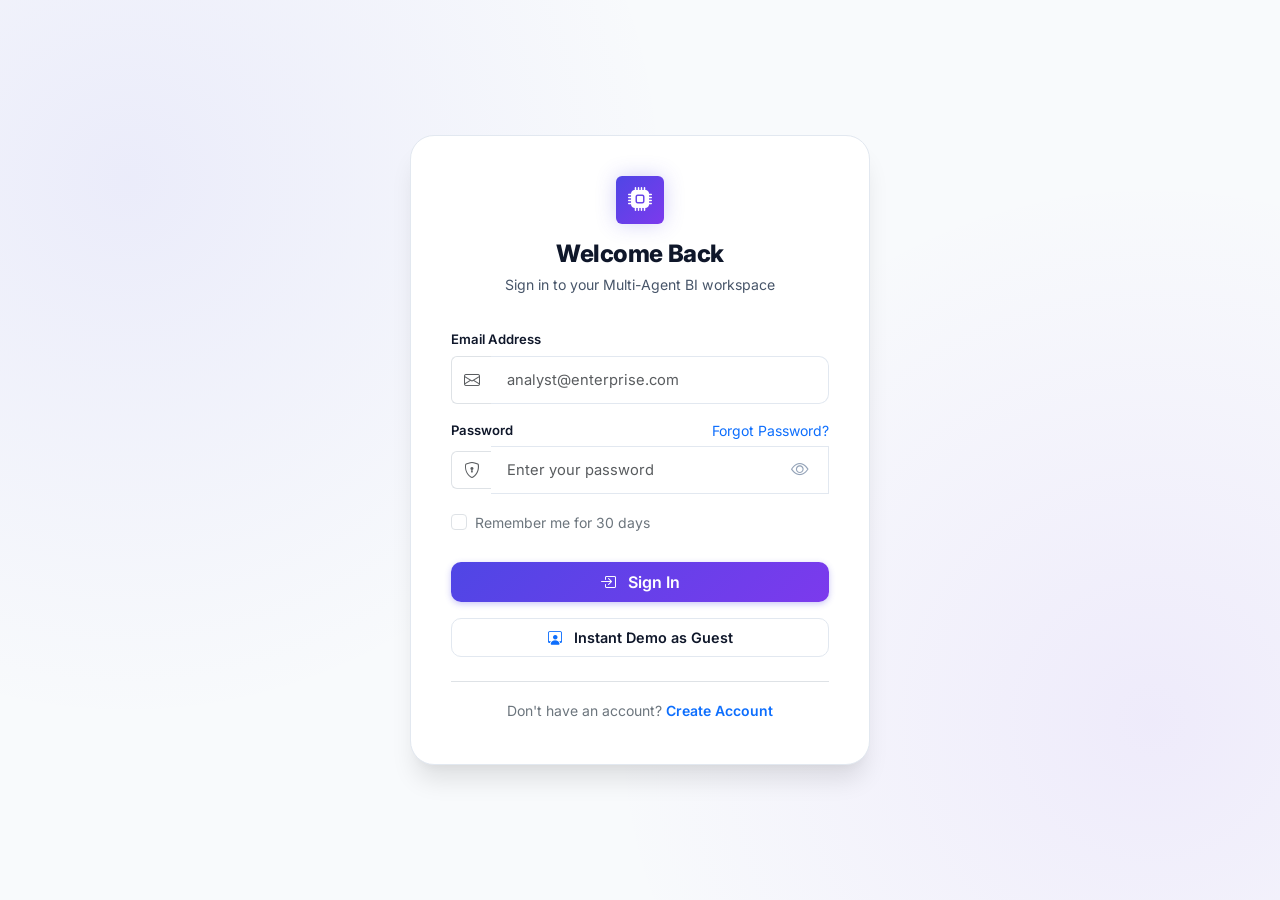
<file: frontend/profile.html>
<!DOCTYPE html>
<html lang="en" data-theme="light">
<head>
    <meta charset="UTF-8">
    <meta name="viewport" content="width=device-width, initial-scale=1.0">
    <title>User Profile | Multi-Agent AI BI</title>
    <!-- Google Fonts -->
    <link rel="preconnect" href="https://fonts.googleapis.com">
    <link rel="preconnect" href="https://fonts.gstatic.com" crossorigin>
    <link href="https://fonts.googleapis.com/css2?family=Inter:wght@400;500;600;700;800&display=swap" rel="stylesheet">
    <!-- Bootstrap 5 CSS & Icons -->
    <link href="https://cdn.jsdelivr.net/npm/bootstrap@5.3.3/dist/css/bootstrap.min.css" rel="stylesheet">
    <link rel="stylesheet" href="https://cdn.jsdelivr.net/npm/bootstrap-icons@1.11.3/font/bootstrap-icons.min.css">
    <!-- Custom CSS -->
    <link rel="stylesheet" href="css/style.css">
    <link rel="stylesheet" href="css/dashboard.css">
    <link rel="stylesheet" href="css/responsive.css">
</head>
<body>

    <div class="app-container">
        <!-- Sidebar Navigation -->
        <aside class="app-sidebar">
            <div class="sidebar-header">
                <div class="brand-icon">
                    <i class="bi bi-cpu-fill"></i>
                </div>
                <div>
                    <span class="brand-title d-block">Multi-Agent BI</span>
                    <span class="brand-subtitle">AI Platform</span>
                </div>
            </div>

            <div class="sidebar-menu">
                <span class="menu-label">Main</span>
                <a href="dashboard.html" class="nav-link-custom">
                    <i class="bi bi-speedometer2"></i> Dashboard
                </a>
                <a href="upload.html" class="nav-link-custom">
                    <i class="bi bi-cloud-arrow-up-fill"></i> Upload Dataset
                </a>
                <a href="insights.html" class="nav-link-custom">
                    <i class="bi bi-stars"></i> AI Insights
                </a>
                <a href="chat.html" class="nav-link-custom">
                    <i class="bi bi-chat-dots-fill"></i> Business Chat
                </a>

                <span class="menu-label mt-3">Reports & History</span>
                <a href="reports.html" class="nav-link-custom">
                    <i class="bi bi-file-earmark-pdf-fill"></i> Reports Center
                </a>
                <a href="history.html" class="nav-link-custom">
                    <i class="bi bi-clock-history"></i> Analysis History
                </a>
                <a href="profile.html" class="nav-link-custom active">
                    <i class="bi bi-person-circle"></i> Profile
                </a>
                <a href="settings.html" class="nav-link-custom">
                    <i class="bi bi-gear-fill"></i> Settings
                </a>
            </div>

            <div class="sidebar-footer">
                <div id="activeDatasetIndicator" class="active-dataset-pill mb-2">
                    <i class="bi bi-circle text-muted"></i> <span>No dataset</span>
                </div>
                <div id="sidebarUserProfile" class="sidebar-user-profile"></div>
            </div>
        </aside>

        <!-- Main Workspace -->
        <main class="app-main">
            <!-- Header Bar -->
            <header class="app-header">
                <div class="d-flex align-items-center gap-3">
                    <button class="btn btn-outline-secondary btn-sm mobile-menu-toggle d-none" type="button">
                        <i class="bi bi-list fs-5"></i>
                    </button>
                    <div class="page-title-box">
                        <h1 class="page-title mb-0">User Profile & Account Security</h1>
                        <span class="page-breadcrumb">Manage personal credentials, session details, and account preferences</span>
                    </div>
                </div>

                <div class="header-actions">
                    <button id="themeToggleBtn" class="theme-toggle-btn" title="Toggle Theme">
                        <i class="bi bi-moon-stars-fill"></i>
                    </button>
                </div>
            </header>

            <!-- Profile Content -->
            <div class="app-content">
                <!-- Notifications -->
                <div id="profileAlert" class="alert alert-danger py-2 px-3 small d-none" role="alert"></div>
                <div id="profileSuccess" class="alert alert-success py-2 px-3 small d-none" role="alert"></div>

                <div class="row g-4">
                    <!-- Left Column: User Card & Overview -->
                    <div class="col-lg-4">
                        <div class="card card-custom p-4 text-center">
                            <div class="profile-avatar-large mx-auto mb-3" id="profileBigAvatar">
                                A
                            </div>
                            <h4 class="fw-bold mb-1" id="profileHeaderName">Loading...</h4>
                            <p class="text-secondary small mb-3" id="profileHeaderEmail">user@enterprise.com</p>

                            <div class="d-flex justify-content-center gap-2 mb-3">
                                <span class="badge bg-primary-subtle text-primary px-3 py-2 rounded-pill" id="badgeAccountType">
                                    <i class="bi bi-shield-check me-1"></i> Member
                                </span>
                                <span class="badge bg-success-subtle text-success px-3 py-2 rounded-pill" id="badgeAccountStatus">
                                    <i class="bi bi-check-circle me-1"></i> Active
                                </span>
                            </div>

                            <hr class="my-3">

                            <div class="text-start small">
                                <div class="d-flex justify-content-between py-1">
                                    <span class="text-secondary">User ID:</span>
                                    <span class="font-monospace text-truncate" style="max-width: 140px;" id="profileUserId">--</span>
                                </div>
                                <div class="d-flex justify-content-between py-1">
                                    <span class="text-secondary">Created:</span>
                                    <span class="fw-semibold" id="profileCreatedAt">--</span>
                                </div>
                                <div class="d-flex justify-content-between py-1">
                                    <span class="text-secondary">Last Login:</span>
                                    <span class="fw-semibold" id="profileLastLogin">--</span>
                                </div>
                            </div>
                        </div>

                        <!-- Quick Tips -->
                        <div class="card card-custom p-3 mt-4">
                            <h6 class="fw-semibold mb-2"><i class="bi bi-shield-lock-fill text-primary me-2"></i>Security Best Practices</h6>
                            <ul class="text-secondary small ps-3 mb-0">
                                <li class="mb-1">Use a unique password with 10+ characters.</li>
                                <li class="mb-1">All datasets and reports are strictly isolated to your account.</li>
                                <li>Logged sessions automatically expire after token invalidation.</li>
                            </ul>
                        </div>
                    </div>

                    <!-- Right Column: Settings Forms -->
                    <div class="col-lg-8">
                        <!-- Personal Details Card -->
                        <div class="card card-custom p-4 mb-4">
                            <h5 class="fw-bold mb-3"><i class="bi bi-person-fill text-primary me-2"></i>Personal Details</h5>
                            <form id="editProfileForm">
                                <div class="row g-3">
                                    <div class="col-md-6">
                                        <label for="fullNameInput" class="form-label-custom">Full Name</label>
                                        <input type="text" id="fullNameInput" class="form-control form-control-custom" required>
                                    </div>
                                    <div class="col-md-6">
                                        <label for="emailInput" class="form-label-custom">Email Address</label>
                                        <input type="email" id="emailInput" class="form-control form-control-custom" disabled readonly>
                                        <div class="form-text small">Email cannot be changed directly for security audit trail.</div>
                                    </div>
                                </div>
                                <div class="mt-4 text-end">
                                    <button type="submit" id="saveProfileBtn" class="btn btn-primary-custom px-4">
                                        <i class="bi bi-save me-1"></i> Save Changes
                                    </button>
                                </div>
                            </form>
                        </div>

                        <!-- Change Password Card -->
                        <div class="card card-custom p-4 mb-4">
                            <h5 class="fw-bold mb-3"><i class="bi bi-key-fill text-primary me-2"></i>Change Password</h5>
                            <form id="changePasswordForm">
                                <div class="mb-3">
                                    <label for="currentPassword" class="form-label-custom">Current Password</label>
                                    <input type="password" id="currentPassword" class="form-control form-control-custom" placeholder="Verify current password" required autocomplete="current-password">
                                </div>

                                <div class="row g-3">
                                    <div class="col-md-6">
                                        <label for="newPassword" class="form-label-custom">New Password</label>
                                        <input type="password" id="newPassword" class="form-control form-control-custom" placeholder="Min. 8 characters" required autocomplete="new-password">
                                    </div>
                                    <div class="col-md-6">
                                        <label for="confirmNewPassword" class="form-label-custom">Confirm New Password</label>
                                        <input type="password" id="confirmNewPassword" class="form-control form-control-custom" placeholder="Re-enter new password" required autocomplete="new-password">
                                    </div>
                                </div>

                                <div class="mt-4 text-end">
                                    <button type="submit" id="changePasswordBtn" class="btn btn-outline-custom px-4">
                                        <i class="bi bi-shield-check me-1"></i> Update Password
                                    </button>
                                </div>
                            </form>
                        </div>

                        <!-- Danger Zone -->
                        <div class="card card-custom p-4 border-danger">
                            <h5 class="fw-bold text-danger mb-2"><i class="bi bi-exclamation-triangle-fill me-2"></i>Danger Zone</h5>
                            <p class="text-secondary small mb-3">
                                Permanently delete your account and all associated datasets, analyses, and generated business intelligence reports. This action is irreversible.
                            </p>
                            <button type="button" class="btn btn-outline-danger" data-bs-toggle="modal" data-bs-target="#deleteAccountModal">
                                <i class="bi bi-trash-fill me-1"></i> Delete Account
                            </button>
                        </div>
                    </div>
                </div>
            </div>
        </main>
    </div>

    <!-- Delete Account Confirmation Modal -->
    <div class="modal fade" id="deleteAccountModal" tabindex="-1" aria-labelledby="deleteAccountModalLabel" aria-hidden="true">
        <div class="modal-dialog modal-dialog-centered">
            <div class="modal-content card-custom">
                <div class="modal-header border-bottom">
                    <h5 class="modal-title text-danger fw-bold" id="deleteAccountModalLabel">
                        <i class="bi bi-exclamation-triangle-fill me-2"></i>Confirm Account Deletion
                    </h5>
                    <button type="button" class="btn-close" data-bs-dismiss="modal" aria-label="Close"></button>
                </div>
                <div class="modal-body">
                    <p class="text-secondary small">
                        Are you sure you want to delete your account? All your uploaded datasets, execution runs, and saved PDF reports will be permanently wiped.
                    </p>
                    <div class="mb-3">
                        <label for="deletePasswordConfirm" class="form-label-custom">Enter your password to confirm:</label>
                        <input type="password" id="deletePasswordConfirm" class="form-control form-control-custom" placeholder="Your current password" required>
                    </div>
                    <div id="deleteModalAlert" class="alert alert-danger py-2 px-3 small d-none" role="alert"></div>
                </div>
                <div class="modal-footer border-top">
                    <button type="button" class="btn btn-secondary btn-sm" data-bs-dismiss="modal">Cancel</button>
                    <button type="button" id="confirmDeleteAccountBtn" class="btn btn-danger btn-sm">
                        <i class="bi bi-trash me-1"></i> Permanently Delete My Account
                    </button>
                </div>
            </div>
        </div>
    </div>

    <!-- Scripts -->
    <script src="https://cdn.jsdelivr.net/npm/bootstrap@5.3.3/dist/js/bootstrap.bundle.min.js"></script>
    <script src="js/api.js"></script>
    <script src="js/auth.js"></script>
    <script src="js/app.js"></script>
    <script src="js/profile.js"></script>
</body>
</html>
</file>
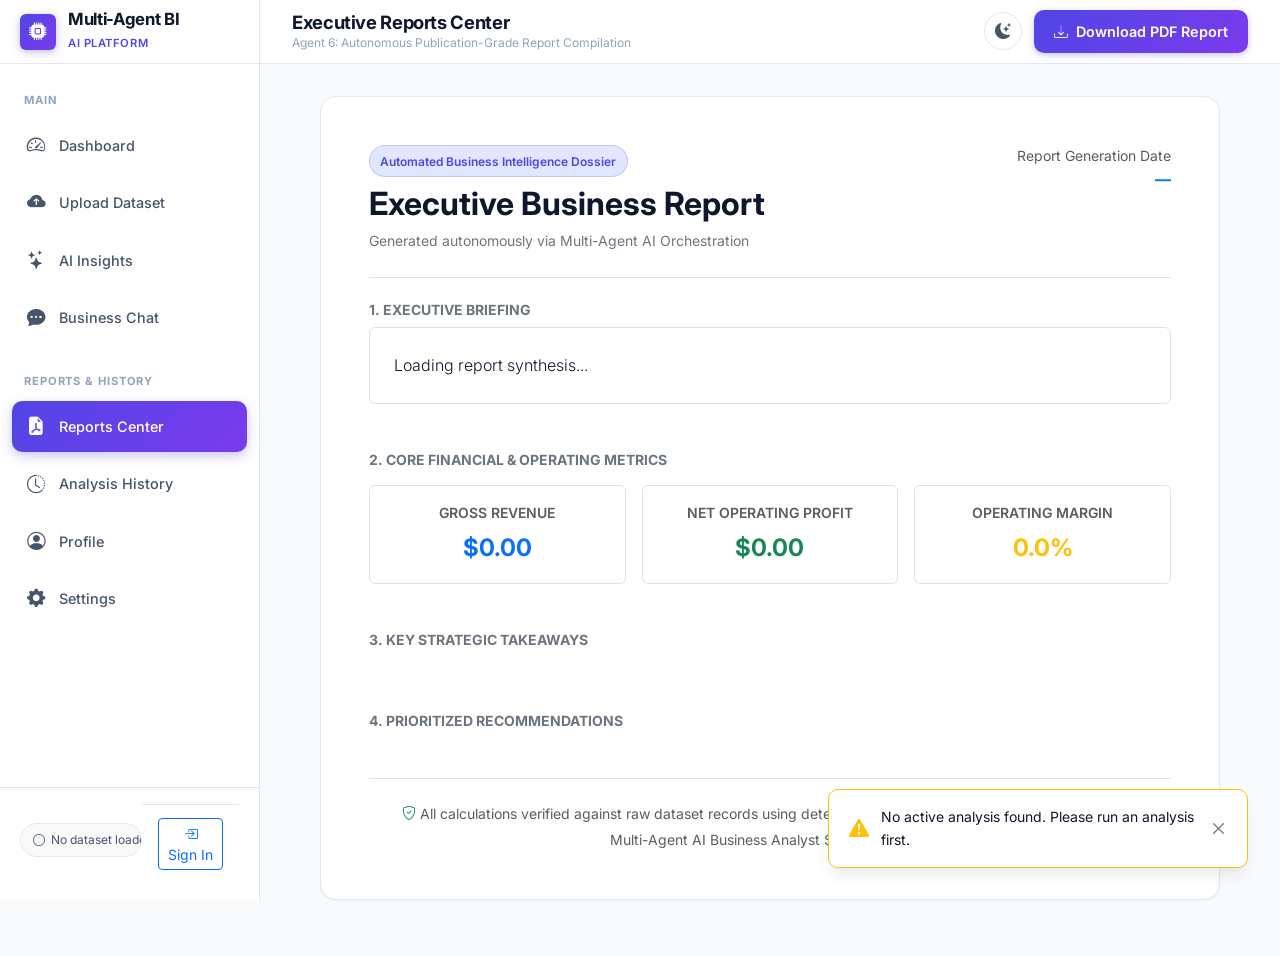
<file: frontend/reports.html>
<!DOCTYPE html>
<html lang="en" data-theme="light">
<head>
    <meta charset="UTF-8">
    <meta name="viewport" content="width=device-width, initial-scale=1.0">
    <title>Executive Reports Center | Multi-Agent AI BI</title>
    <!-- Google Fonts -->
    <link rel="preconnect" href="https://fonts.googleapis.com">
    <link rel="preconnect" href="https://fonts.gstatic.com" crossorigin>
    <link href="https://fonts.googleapis.com/css2?family=Inter:wght@400;500;600;700;800&display=swap" rel="stylesheet">
    <!-- Bootstrap 5 CSS & Icons -->
    <link href="https://cdn.jsdelivr.net/npm/bootstrap@5.3.3/dist/css/bootstrap.min.css" rel="stylesheet">
    <link rel="stylesheet" href="https://cdn.jsdelivr.net/npm/bootstrap-icons@1.11.3/font/bootstrap-icons.min.css">
    <!-- Custom CSS -->
    <link rel="stylesheet" href="css/style.css">
    <link rel="stylesheet" href="css/dashboard.css">
    <link rel="stylesheet" href="css/responsive.css">
</head>
<body>

    <div class="app-container">
        <!-- Sidebar Navigation -->
        <aside class="app-sidebar">
            <div class="sidebar-header">
                <div class="brand-icon">
                    <i class="bi bi-cpu-fill"></i>
                </div>
                <div>
                    <span class="brand-title d-block">Multi-Agent BI</span>
                    <span class="brand-subtitle">AI Platform</span>
                </div>
            </div>

            <div class="sidebar-menu">
                <span class="menu-label">Main</span>
                <a href="dashboard.html" class="nav-link-custom">
                    <i class="bi bi-speedometer2"></i> Dashboard
                </a>
                <a href="upload.html" class="nav-link-custom">
                    <i class="bi bi-cloud-arrow-up-fill"></i> Upload Dataset
                </a>
                <a href="insights.html" class="nav-link-custom">
                    <i class="bi bi-stars"></i> AI Insights
                </a>
                <a href="chat.html" class="nav-link-custom">
                    <i class="bi bi-chat-dots-fill"></i> Business Chat
                </a>

                <span class="menu-label mt-3">Reports & History</span>
                <a href="reports.html" class="nav-link-custom active">
                    <i class="bi bi-file-earmark-pdf-fill"></i> Reports Center
                </a>
                <a href="history.html" class="nav-link-custom">
                    <i class="bi bi-clock-history"></i> Analysis History
                </a>
                <a href="profile.html" class="nav-link-custom">
                    <i class="bi bi-person-circle"></i> Profile
                </a>
                <a href="settings.html" class="nav-link-custom">
                    <i class="bi bi-gear-fill"></i> Settings
                </a>
            </div>

            <div class="sidebar-footer">
                <div id="activeDatasetIndicator" class="active-dataset-pill mb-2">
                    <i class="bi bi-circle text-muted"></i> <span>No dataset</span>
                </div>
                <div id="sidebarUserProfile" class="sidebar-user-profile"></div>
            </div>
        </aside>

        <!-- Main Workspace -->
        <main class="app-main">
            <!-- Header Bar -->
            <header class="app-header">
                <div class="d-flex align-items-center gap-3">
                    <button class="btn btn-outline-secondary btn-sm mobile-menu-toggle d-none" type="button">
                        <i class="bi bi-list fs-5"></i>
                    </button>
                    <div class="page-title-box">
                        <h1 class="page-title mb-0">Executive Reports Center</h1>
                        <span class="page-breadcrumb">Agent 6: Autonomous Publication-Grade Report Compilation</span>
                    </div>
                </div>

                <div class="header-actions">
                    <button id="themeToggleBtn" class="theme-toggle-btn" title="Toggle Theme">
                        <i class="bi bi-moon-stars-fill"></i>
                    </button>
                    <button id="downloadPdfBtn" class="btn-primary-custom">
                        <i class="bi bi-download"></i> Download PDF Report
                    </button>
                </div>
            </header>

            <!-- Report Content -->
            <div class="app-content">
                <!-- Branded Document Container -->
                <div class="card-custom p-5 mx-auto" style="max-width: 900px; background: var(--bg-surface);">
                    <!-- Document Header -->
                    <div class="d-flex justify-content-between align-items-start border-bottom pb-4 mb-4 flex-wrap gap-3">
                        <div>
                            <div class="badge-custom badge-primary mb-2">Automated Business Intelligence Dossier</div>
                            <h2 class="fw-bold mb-1" id="repTitle">Executive Business Report</h2>
                            <span class="text-secondary small">Generated autonomously via Multi-Agent AI Orchestration</span>
                        </div>
                        <div class="text-md-end">
                            <span class="text-muted small d-block">Report Generation Date</span>
                            <strong id="repDate" class="text-primary">—</strong>
                        </div>
                    </div>

                    <!-- Executive Briefing -->
                    <div class="mb-5">
                        <h5 class="fw-bold text-uppercase text-secondary small letter-spacing-1 mb-2">1. Executive Briefing</h5>
                        <div class="p-4 rounded border bg-base lead" style="font-size: 1rem; line-height: 1.7;" id="repBrief">
                            Loading report synthesis...
                        </div>
                    </div>

                    <!-- KPI Grid -->
                    <div class="mb-5">
                        <h5 class="fw-bold text-uppercase text-secondary small letter-spacing-1 mb-3">2. Core Financial & Operating Metrics</h5>
                        <div class="row g-3">
                            <div class="col-sm-4">
                                <div class="p-3 border rounded text-center bg-base">
                                    <div class="text-muted small text-uppercase fw-semibold mb-1">Gross Revenue</div>
                                    <div class="fs-4 fw-bold text-primary" id="repRev">$0.00</div>
                                </div>
                            </div>
                            <div class="col-sm-4">
                                <div class="p-3 border rounded text-center bg-base">
                                    <div class="text-muted small text-uppercase fw-semibold mb-1">Net Operating Profit</div>
                                    <div class="fs-4 fw-bold text-success" id="repProf">$0.00</div>
                                </div>
                            </div>
                            <div class="col-sm-4">
                                <div class="p-3 border rounded text-center bg-base">
                                    <div class="text-muted small text-uppercase fw-semibold mb-1">Operating Margin</div>
                                    <div class="fs-4 fw-bold text-warning" id="repMargin">0.0%</div>
                                </div>
                            </div>
                        </div>
                    </div>

                    <!-- Strategic Takeaways -->
                    <div class="mb-5">
                        <h5 class="fw-bold text-uppercase text-secondary small letter-spacing-1 mb-3">3. Key Strategic Takeaways</h5>
                        <ul id="repTakeawaysList" class="list-unstyled d-flex flex-column gap-2 mb-0">
                            <!-- Injected -->
                        </ul>
                    </div>

                    <!-- Strategic Action Items -->
                    <div class="mb-4">
                        <h5 class="fw-bold text-uppercase text-secondary small letter-spacing-1 mb-3">4. Prioritized Recommendations</h5>
                        <div id="repRecommendations">
                            <!-- Injected -->
                        </div>
                    </div>

                    <!-- Report Verification Footer -->
                    <div class="border-top pt-4 mt-5 text-center text-muted small">
                        <p class="mb-1">
                            <i class="bi bi-shield-check text-success"></i> 
                            All calculations verified against raw dataset records using deterministic Python algorithms (zero hallucination).
                        </p>
                        <p class="mb-0">Multi-Agent AI Business Analyst System &copy; 2026</p>
                    </div>
                </div>
            </div>
        </main>
    </div>

    <!-- Scripts -->
    <script src="https://cdn.jsdelivr.net/npm/bootstrap@5.3.3/dist/js/bootstrap.bundle.min.js"></script>
    <script src="js/api.js"></script>
    <script src="js/auth.js"></script>
    <script src="js/app.js"></script>
    <script src="js/reports.js"></script>
</body>
</html>
</file>
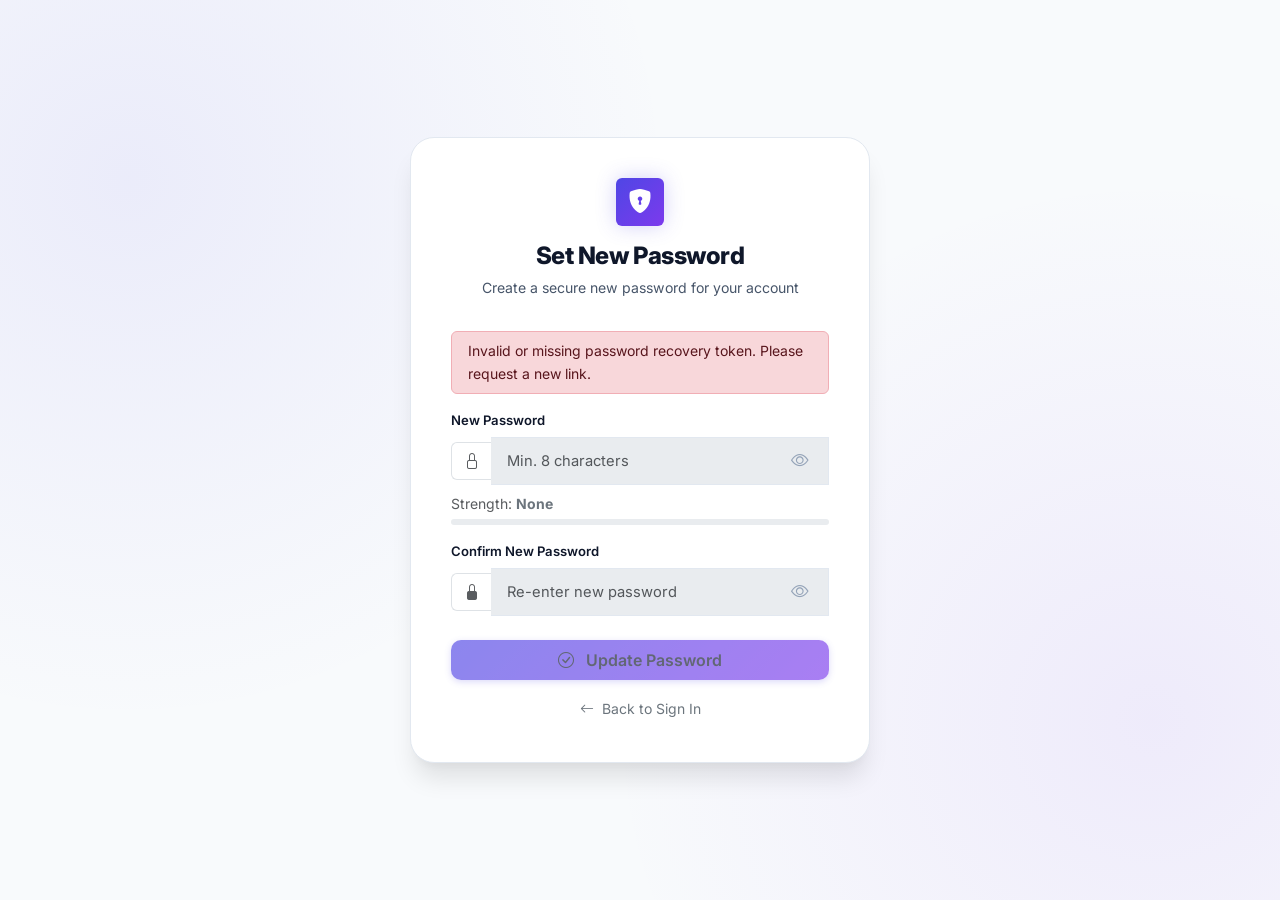
<file: frontend/reset-password.html>
<!DOCTYPE html>
<html lang="en" data-theme="light">
<head>
    <meta charset="UTF-8">
    <meta name="viewport" content="width=device-width, initial-scale=1.0">
    <title>Set New Password | Multi-Agent AI BI</title>
    <!-- Google Fonts -->
    <link rel="preconnect" href="https://fonts.googleapis.com">
    <link rel="preconnect" href="https://fonts.gstatic.com" crossorigin>
    <link href="https://fonts.googleapis.com/css2?family=Inter:wght@400;500;600;700;800&display=swap" rel="stylesheet">
    <!-- Bootstrap 5 CSS & Icons -->
    <link href="https://cdn.jsdelivr.net/npm/bootstrap@5.3.3/dist/css/bootstrap.min.css" rel="stylesheet">
    <link rel="stylesheet" href="https://cdn.jsdelivr.net/npm/bootstrap-icons@1.11.3/font/bootstrap-icons.min.css">
    <!-- Custom CSS -->
    <link rel="stylesheet" href="css/style.css">
    <link rel="stylesheet" href="css/dashboard.css">
    <link rel="stylesheet" href="css/responsive.css">
</head>
<body>

    <div class="auth-wrapper">
        <div class="auth-card">
            <div class="auth-header">
                <div class="brand-icon">
                    <i class="bi bi-shield-lock-fill"></i>
                </div>
                <h1 class="auth-title">Set New Password</h1>
                <p class="auth-subtitle">Create a secure new password for your account</p>
            </div>

            <!-- Error Banner -->
            <div id="authAlert" class="alert alert-danger py-2 px-3 small d-none" role="alert"></div>

            <!-- Success Banner -->
            <div id="authSuccess" class="alert alert-success py-2 px-3 small d-none" role="alert"></div>

            <!-- Reset Form -->
            <form id="resetPasswordForm" novalidate>
                <!-- Hidden / Token display -->
                <input type="hidden" id="resetToken" name="token">

                <!-- New Password -->
                <div class="mb-3">
                    <label for="newPassword" class="form-label-custom">New Password</label>
                    <div class="input-group input-group-password">
                        <span class="input-group-text bg-transparent border-end-0 text-muted">
                            <i class="bi bi-lock"></i>
                        </span>
                        <input type="password" id="newPassword" class="form-control form-control-custom border-start-0" placeholder="Min. 8 characters" required autocomplete="new-password">
                        <button type="button" class="password-toggle-btn" id="toggleNewPasswordBtn" aria-label="Toggle password visibility">
                            <i class="bi bi-eye"></i>
                        </button>
                    </div>

                    <!-- Password Strength Meter -->
                    <div class="password-strength-container mt-2">
                        <div class="d-flex justify-content-between align-items-center mb-1">
                            <span class="password-strength-label text-muted small">Strength: <strong id="strengthText" class="text-secondary">None</strong></span>
                        </div>
                        <div class="progress" style="height: 6px;">
                            <div id="strengthProgressBar" class="progress-bar" role="progressbar" style="width: 0%;" aria-valuenow="0" aria-valuemin="0" aria-valuemax="100"></div>
                        </div>
                    </div>
                </div>

                <!-- Confirm Password -->
                <div class="mb-4">
                    <label for="confirmPassword" class="form-label-custom">Confirm New Password</label>
                    <div class="input-group input-group-password">
                        <span class="input-group-text bg-transparent border-end-0 text-muted">
                            <i class="bi bi-lock-fill"></i>
                        </span>
                        <input type="password" id="confirmPassword" class="form-control form-control-custom border-start-0" placeholder="Re-enter new password" required autocomplete="new-password">
                        <button type="button" class="password-toggle-btn" id="toggleConfirmPasswordBtn" aria-label="Toggle password visibility">
                            <i class="bi bi-eye"></i>
                        </button>
                    </div>
                    <div id="passwordMismatchFeedback" class="small text-danger mt-1 d-none">
                        Passwords do not match.
                    </div>
                </div>

                <!-- Submit Button -->
                <button type="submit" id="submitBtn" class="btn btn-primary-custom w-100 py-2 fs-6 justify-content-center mb-3">
                    <i class="bi bi-check-circle me-1"></i> Update Password
                </button>

                <div class="text-center">
                    <a href="login.html" class="text-decoration-none small text-secondary">
                        <i class="bi bi-arrow-left me-1"></i> Back to Sign In
                    </a>
                </div>
            </form>
        </div>
    </div>

    <!-- Scripts -->
    <script src="js/api.js"></script>
    <script src="js/auth.js"></script>
    <script src="js/password-reset.js"></script>
</body>
</html>
</file>
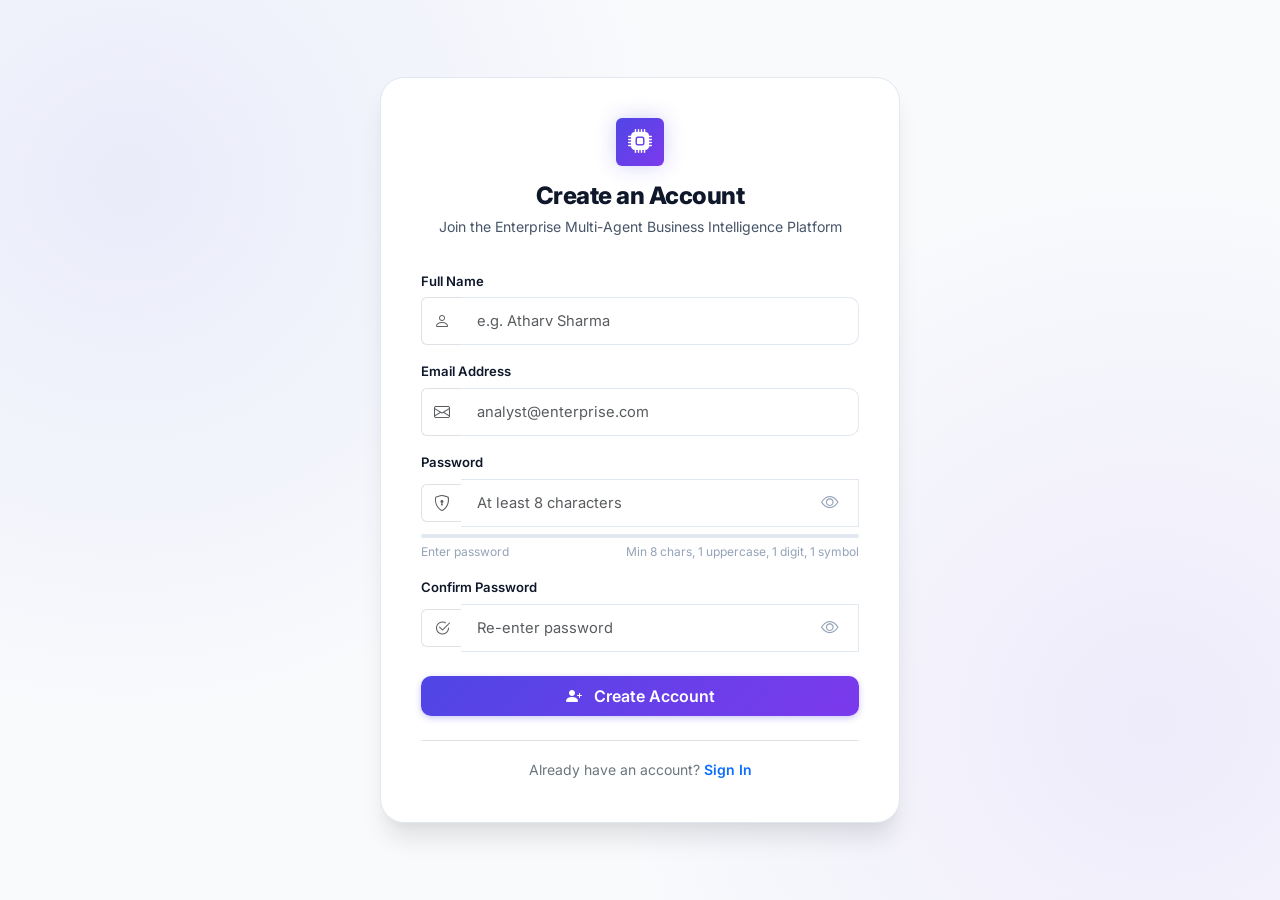
<file: frontend/signup.html>
<!DOCTYPE html>
<html lang="en" data-theme="light">
<head>
    <meta charset="UTF-8">
    <meta name="viewport" content="width=device-width, initial-scale=1.0">
    <title>Sign Up | Multi-Agent AI BI</title>
    <!-- Google Fonts -->
    <link rel="preconnect" href="https://fonts.googleapis.com">
    <link rel="preconnect" href="https://fonts.gstatic.com" crossorigin>
    <link href="https://fonts.googleapis.com/css2?family=Inter:wght@400;500;600;700;800&display=swap" rel="stylesheet">
    <!-- Bootstrap 5 CSS & Icons -->
    <link href="https://cdn.jsdelivr.net/npm/bootstrap@5.3.3/dist/css/bootstrap.min.css" rel="stylesheet">
    <link rel="stylesheet" href="https://cdn.jsdelivr.net/npm/bootstrap-icons@1.11.3/font/bootstrap-icons.min.css">
    <!-- Custom CSS -->
    <link rel="stylesheet" href="css/style.css">
    <link rel="stylesheet" href="css/dashboard.css">
    <link rel="stylesheet" href="css/responsive.css">
</head>
<body>

    <div class="auth-wrapper">
        <div class="auth-card auth-card-wide">
            <div class="auth-header">
                <div class="brand-icon">
                    <i class="bi bi-cpu-fill"></i>
                </div>
                <h1 class="auth-title">Create an Account</h1>
                <p class="auth-subtitle">Join the Enterprise Multi-Agent Business Intelligence Platform</p>
            </div>

            <!-- Error Banner -->
            <div id="authAlert" class="alert alert-danger py-2 px-3 small d-none" role="alert"></div>

            <!-- Sign Up Form -->
            <form id="signupForm" novalidate>
                <!-- Full Name -->
                <div class="mb-3">
                    <label for="fullName" class="form-label-custom">Full Name</label>
                    <div class="input-group">
                        <span class="input-group-text bg-transparent border-end-0 text-muted">
                            <i class="bi bi-person"></i>
                        </span>
                        <input type="text" id="fullName" class="form-control form-control-custom border-start-0" placeholder="e.g. Atharv Sharma" required autocomplete="name">
                    </div>
                </div>

                <!-- Email -->
                <div class="mb-3">
                    <label for="email" class="form-label-custom">Email Address</label>
                    <div class="input-group">
                        <span class="input-group-text bg-transparent border-end-0 text-muted">
                            <i class="bi bi-envelope"></i>
                        </span>
                        <input type="email" id="email" class="form-control form-control-custom border-start-0" placeholder="analyst@enterprise.com" required autocomplete="email">
                    </div>
                </div>

                <!-- Password -->
                <div class="mb-3">
                    <label for="password" class="form-label-custom">Password</label>
                    <div class="input-group input-group-password">
                        <span class="input-group-text bg-transparent border-end-0 text-muted">
                            <i class="bi bi-shield-lock"></i>
                        </span>
                        <input type="password" id="password" class="form-control form-control-custom border-start-0" placeholder="At least 8 characters" required autocomplete="new-password">
                        <button type="button" class="password-toggle-btn" id="togglePasswordBtn" aria-label="Toggle password visibility">
                            <i class="bi bi-eye"></i>
                        </button>
                    </div>

                    <!-- Live Password Strength Meter -->
                    <div class="password-strength-bar">
                        <div id="strengthFill" class="password-strength-fill"></div>
                    </div>
                    <div class="strength-text">
                        <span id="strengthLabel">Enter password</span>
                        <span>Min 8 chars, 1 uppercase, 1 digit, 1 symbol</span>
                    </div>
                </div>

                <!-- Confirm Password -->
                <div class="mb-4">
                    <label for="confirmPassword" class="form-label-custom">Confirm Password</label>
                    <div class="input-group input-group-password">
                        <span class="input-group-text bg-transparent border-end-0 text-muted">
                            <i class="bi bi-check2-circle"></i>
                        </span>
                        <input type="password" id="confirmPassword" class="form-control form-control-custom border-start-0" placeholder="Re-enter password" required autocomplete="new-password">
                        <button type="button" class="password-toggle-btn" id="toggleConfirmPasswordBtn" aria-label="Toggle password visibility">
                            <i class="bi bi-eye"></i>
                        </button>
                    </div>
                    <div id="passwordMismatchHint" class="text-danger small mt-1 d-none">Passwords do not match</div>
                </div>

                <!-- Submit Button -->
                <button type="submit" id="submitBtn" class="btn btn-primary-custom w-100 py-2 fs-6 justify-content-center">
                    <i class="bi bi-person-plus-fill me-1"></i> Create Account
                </button>
            </form>

            <div class="text-center mt-4 pt-3 border-top">
                <span class="text-secondary small">Already have an account? </span>
                <a href="login.html" class="fw-semibold text-primary text-decoration-none small">Sign In</a>
            </div>
        </div>
    </div>

    <!-- Scripts -->
    <script src="js/api.js"></script>
    <script src="js/auth.js"></script>
    <script src="js/signup.js"></script>
</body>
</html>
</file>
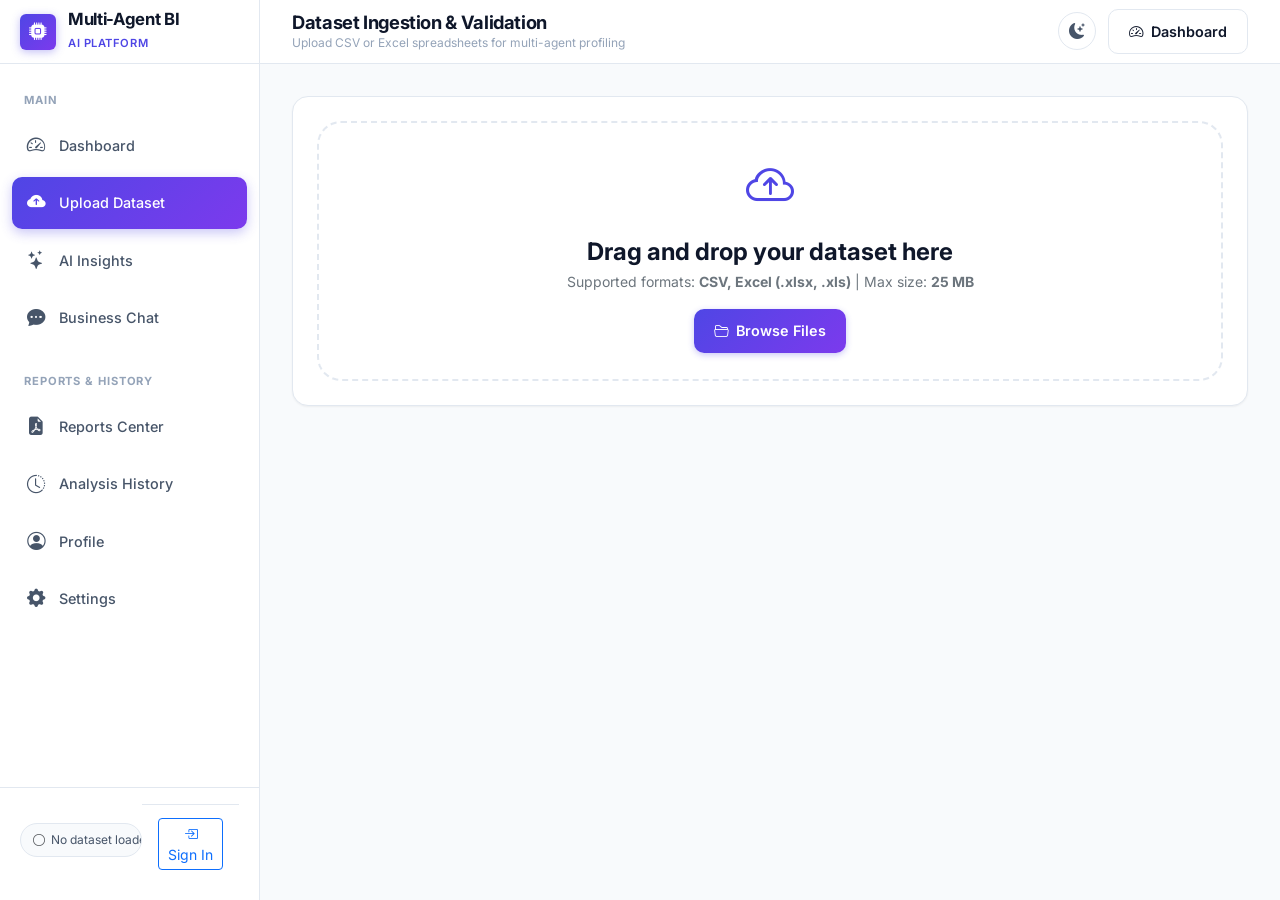
<file: frontend/upload.html>
<!DOCTYPE html>
<html lang="en" data-theme="light">
<head>
    <meta charset="UTF-8">
    <meta name="viewport" content="width=device-width, initial-scale=1.0">
    <title>Dataset Ingestion | Multi-Agent AI BI</title>
    <!-- Google Fonts -->
    <link rel="preconnect" href="https://fonts.googleapis.com">
    <link rel="preconnect" href="https://fonts.gstatic.com" crossorigin>
    <link href="https://fonts.googleapis.com/css2?family=Inter:wght@400;500;600;700;800&display=swap" rel="stylesheet">
    <!-- Bootstrap 5 CSS & Icons -->
    <link href="https://cdn.jsdelivr.net/npm/bootstrap@5.3.3/dist/css/bootstrap.min.css" rel="stylesheet">
    <link rel="stylesheet" href="https://cdn.jsdelivr.net/npm/bootstrap-icons@1.11.3/font/bootstrap-icons.min.css">
    <!-- Custom CSS -->
    <link rel="stylesheet" href="css/style.css">
    <link rel="stylesheet" href="css/dashboard.css">
    <link rel="stylesheet" href="css/responsive.css">
</head>
<body>

    <!-- Mobile Sidebar Backdrop Overlay -->
    <div id="sidebarBackdrop" class="sidebar-backdrop"></div>

    <div class="app-container">
        <!-- Sidebar Navigation -->
        <aside class="app-sidebar" id="appSidebar">
            <div class="sidebar-header">
                <div class="brand-icon">
                    <i class="bi bi-cpu-fill"></i>
                </div>
                <div>
                    <span class="brand-title d-block">Multi-Agent BI</span>
                    <span class="brand-subtitle">AI Platform</span>
                </div>
            </div>

            <div class="sidebar-menu">
                <span class="menu-label">Main</span>
                <a href="dashboard.html" class="nav-link-custom">
                    <i class="bi bi-speedometer2"></i> Dashboard
                </a>
                <a href="upload.html" class="nav-link-custom active">
                    <i class="bi bi-cloud-arrow-up-fill"></i> Upload Dataset
                </a>
                <a href="insights.html" class="nav-link-custom">
                    <i class="bi bi-stars"></i> AI Insights
                </a>
                <a href="chat.html" class="nav-link-custom">
                    <i class="bi bi-chat-dots-fill"></i> Business Chat
                </a>

                <span class="menu-label mt-3">Reports & History</span>
                <a href="reports.html" class="nav-link-custom">
                    <i class="bi bi-file-earmark-pdf-fill"></i> Reports Center
                </a>
                <a href="history.html" class="nav-link-custom">
                    <i class="bi bi-clock-history"></i> Analysis History
                </a>
                <a href="profile.html" class="nav-link-custom">
                    <i class="bi bi-person-circle"></i> Profile
                </a>
                <a href="settings.html" class="nav-link-custom">
                    <i class="bi bi-gear-fill"></i> Settings
                </a>
            </div>

            <div class="sidebar-footer">
                <div id="activeDatasetIndicator" class="active-dataset-pill mb-2">
                    <i class="bi bi-circle text-muted"></i> <span>No dataset</span>
                </div>
                <div id="sidebarUserProfile" class="sidebar-user-profile"></div>
            </div>
        </aside>

        <!-- Main Workspace -->
        <main class="app-main">
            <!-- Header Bar -->
            <header class="app-header">
                <div class="d-flex align-items-center gap-3 min-w-0">
                    <button class="mobile-menu-toggle" type="button" aria-label="Toggle navigation menu">
                        <i class="bi bi-list fs-5"></i>
                    </button>
                    <div class="page-title-box">
                        <h1 class="page-title mb-0">Dataset Ingestion &amp; Validation</h1>
                        <span class="page-breadcrumb">Upload CSV or Excel spreadsheets for multi-agent profiling</span>
                    </div>
                </div>

                <div class="header-actions">
                    <button id="themeToggleBtn" class="theme-toggle-btn" title="Toggle Theme" aria-label="Toggle Theme">
                        <i class="bi bi-moon-stars-fill"></i>
                    </button>
                    <a href="dashboard.html" class="btn-outline-custom">
                        <i class="bi bi-speedometer2"></i> Dashboard
                    </a>
                </div>
            </header>

            <!-- Upload Content -->
            <div class="app-content">
                <!-- Dropzone Section -->
                <div class="card-custom p-4 mb-4">
                    <div id="dropzone" class="upload-dropzone">
                        <i class="bi bi-cloud-arrow-up dropzone-icon d-block"></i>
                        <h4 class="fw-bold mb-1">Drag and drop your dataset here</h4>
                        <p class="text-secondary small mb-3">
                            Supported formats: <strong>CSV, Excel (.xlsx, .xls)</strong> | Max size: <strong>25 MB</strong>
                        </p>
                        <div class="d-flex justify-content-center gap-3">
                            <label for="fileInput" class="btn-primary-custom mb-0" style="cursor: pointer;">
                                <i class="bi bi-folder2-open"></i> Browse Files
                            </label>
                            <input type="file" id="fileInput" class="d-none" accept=".csv, .xlsx, .xls">
                        </div>
                    </div>
                </div>

                <!-- Upload Progress Indicator -->
                <div id="uploadProgressBox" class="card-custom p-3 mb-4 d-none">
                    <div class="d-flex align-items-center justify-content-between mb-2">
                        <span class="fw-semibold small text-truncate me-2" id="uploadFilename">Uploading file...</span>
                        <span class="badge-custom badge-primary" id="uploadPercent">Processing</span>
                    </div>
                    <div class="progress" style="height: 6px;">
                        <div id="uploadProgressBar" class="progress-bar progress-bar-striped progress-bar-animated bg-primary" style="width: 100%;"></div>
                    </div>
                </div>

                <!-- Dataset Preview & Structure Container (Populated upon upload) -->
                <div id="previewContainer" class="d-none">
                    <!-- Metadata Header Card -->
                    <div class="card-custom p-4 mb-4">
                        <div class="dataset-meta-wrapper">
                            <div class="dataset-meta-info">
                                <span class="badge-custom badge-success mb-2">
                                    <i class="bi bi-check-circle-fill"></i> Dataset Validated &amp; Ingested
                                </span>
                                <h3 id="metaFilename" class="dataset-meta-filename">dataset.csv</h3>
                                <div class="dataset-meta-metrics">
                                    <span class="meta-metric-tag"><i class="bi bi-table text-primary"></i> <strong id="metaRows">0</strong> Rows</span>
                                    <span class="meta-metric-tag"><i class="bi bi-columns-gap text-primary"></i> <strong id="metaCols">0</strong> Columns</span>
                                    <span class="meta-metric-tag"><i class="bi bi-hdd text-primary"></i> <strong id="metaSize">0 KB</strong></span>
                                </div>
                            </div>
                            <div class="dataset-meta-action">
                                <button id="analyzeNowBtn" class="btn-primary-custom btn-analyze-action">
                                    <i class="bi bi-play-circle-fill"></i> Run Multi-Agent Analysis
                                </button>
                            </div>
                        </div>
                    </div>

                    <!-- Column Inspection Breakdown -->
                    <div class="card-custom mb-4">
                        <div class="card-header-custom">
                            <span class="card-title-custom">
                                <i class="bi bi-search text-primary"></i> Column Structure &amp; Type Classification
                            </span>
                            <span class="text-secondary small d-none d-sm-inline">
                                Complete Schema Inventory
                            </span>
                        </div>
                        <div class="card-body-custom p-0">
                            <div class="table-responsive">
                                <table class="table-custom">
                                    <thead>
                                        <tr>
                                            <th style="min-width: 180px;">Column Header</th>
                                            <th style="min-width: 130px;">Inferred Type</th>
                                            <th style="min-width: 120px;">Data Type</th>
                                            <th style="min-width: 130px;">Missing Values</th>
                                            <th style="min-width: 120px;">Distinct Values</th>
                                            <th style="min-width: 220px;">Sample Values</th>
                                        </tr>
                                    </thead>
                                    <tbody id="columnMetaBody">
                                        <!-- Injected via JavaScript -->
                                    </tbody>
                                </table>
                            </div>
                        </div>
                    </div>

                    <!-- 10-Row Sample Preview -->
                    <div class="card-custom mb-4">
                        <div class="card-header-custom">
                            <span class="card-title-custom">
                                <i class="bi bi-eye text-primary"></i> Sample Tabular Preview (First 10 Records)
                            </span>
                            <span class="badge-custom badge-primary small">
                                <i class="bi bi-arrows-expand"></i> Horizontal Scroll Enabled
                            </span>
                        </div>
                        <div class="card-body-custom p-0">
                            <div class="preview-table-container">
                                <table id="previewTable" class="table-custom">
                                    <thead id="previewThead">
                                        <!-- Header row injected -->
                                    </thead>
                                    <tbody id="previewTbody">
                                        <!-- Data rows injected -->
                                    </tbody>
                                </table>
                            </div>
                        </div>
                    </div>
                </div>

            </div>
        </main>
    </div>

    <!-- Scripts -->
    <script src="https://cdn.jsdelivr.net/npm/bootstrap@5.3.3/dist/js/bootstrap.bundle.min.js"></script>
    <script src="js/api.js"></script>
    <script src="js/auth.js"></script>
    <script src="js/app.js"></script>
    <script src="js/upload.js"></script>
</body>
</html>
</file>
<file: frontend/css/style.css>
/* ===================================================================
   MULTI-AGENT AI BUSINESS ANALYST - ENTERPRISE DESIGN SYSTEM
   Professional Color Palette, Typography, Glassmorphism, Responsive
   =================================================================== */

:root {
    /* Brand Primary Palette (Deep Indigo & Electric Violet) */
    --primary: #4f46e5;
    --primary-hover: #4338ca;
    --primary-light: #e0e7ff;
    --primary-gradient: linear-gradient(135deg, #4f46e5 0%, #7c3aed 100%);
    
    /* Secondary & Accent Colors */
    --accent-teal: #0d9488;
    --accent-amber: #d97706;
    --accent-rose: #e11d48;
    --accent-emerald: #059669;
    --accent-sky: #0284c7;

    /* Semantic Feedback Colors */
    --success: #10b981;
    --success-bg: #ecfdf5;
    --warning: #f59e0b;
    --warning-bg: #fffbeb;
    --danger: #ef4444;
    --danger-bg: #fef2f2;
    --info: #3b82f6;
    --info-bg: #eff6ff;

    /* Light Theme Surface & Text */
    --bg-base: #f8fafc;
    --bg-surface: #ffffff;
    --bg-card: #ffffff;
    --border-color: #e2e8f0;
    --border-hover: #cbd5e1;
    
    --text-primary: #0f172a;
    --text-secondary: #475569;
    --text-muted: #94a3b8;
    --text-inverse: #ffffff;

    /* Elevation & Shadows */
    --shadow-sm: 0 1px 2px 0 rgba(0, 0, 0, 0.05);
    --shadow-md: 0 4px 6px -1px rgba(0, 0, 0, 0.07), 0 2px 4px -2px rgba(0, 0, 0, 0.05);
    --shadow-lg: 0 10px 15px -3px rgba(0, 0, 0, 0.08), 0 4px 6px -4px rgba(0, 0, 0, 0.04);
    --shadow-xl: 0 20px 25px -5px rgba(0, 0, 0, 0.1), 0 8px 10px -6px rgba(0, 0, 0, 0.04);
    --shadow-glow: 0 0 20px rgba(79, 70, 229, 0.25);

    /* Dimensions */
    --sidebar-width: 260px;
    --sidebar-collapsed-width: 72px;
    --navbar-height: 64px;
    --border-radius-sm: 6px;
    --border-radius-md: 10px;
    --border-radius-lg: 16px;
    --border-radius-xl: 24px;
    --transition-base: all 0.2s cubic-bezier(0.4, 0, 0.2, 1);
}

/* Dark Theme Palette */
[data-theme="dark"] {
    --bg-base: #0b0f19;
    --bg-surface: #111827;
    --bg-card: #172033;
    --border-color: #1f293d;
    --border-hover: #374151;
    
    --text-primary: #f8fafc;
    --text-secondary: #cbd5e1;
    --text-muted: #64748b;
    --text-inverse: #0f172a;

    --primary-light: rgba(79, 70, 229, 0.2);
    --shadow-sm: 0 1px 2px 0 rgba(0, 0, 0, 0.3);
    --shadow-md: 0 4px 6px -1px rgba(0, 0, 0, 0.4);
    --shadow-lg: 0 10px 15px -3px rgba(0, 0, 0, 0.5);
    --shadow-xl: 0 20px 25px -5px rgba(0, 0, 0, 0.6);
}

/* Base Reset, Box Sizing & Typography */
html {
    box-sizing: border-box;
    width: 100%;
    max-width: 100%;
}

*, *::before, *::after {
    box-sizing: inherit;
    margin: 0;
    padding: 0;
}

body {
    font-family: 'Inter', -apple-system, BlinkMacSystemFont, 'Segoe UI', Roboto, Helvetica, Arial, sans-serif;
    background-color: var(--bg-base);
    color: var(--text-primary);
    line-height: 1.6;
    -webkit-font-smoothing: antialiased;
    -moz-osx-font-smoothing: grayscale;
    min-height: 100vh;
    width: 100%;
    max-width: 100%;
    position: relative;
    transition: background-color 0.3s ease, color 0.3s ease;
}

/* Application Shell Layout */
.app-container {
    display: flex;
    min-height: 100vh;
    width: 100%;
    max-width: 100%;
    min-width: 0;
    position: relative;
    box-sizing: border-box;
}

/* Sidebar Navigation */
.app-sidebar {
    width: var(--sidebar-width);
    min-width: var(--sidebar-width);
    max-width: var(--sidebar-width);
    flex-shrink: 0;
    background-color: var(--bg-surface);
    border-right: 1px solid var(--border-color);
    display: flex;
    flex-direction: column;
    position: fixed;
    top: 0;
    bottom: 0;
    left: 0;
    z-index: 100;
    transition: var(--transition-base);
    box-sizing: border-box;
}

.sidebar-header {
    height: var(--navbar-height);
    display: flex;
    align-items: center;
    padding: 0 1.25rem;
    border-bottom: 1px solid var(--border-color);
    gap: 0.75rem;
}

.brand-icon {
    width: 36px;
    height: 36px;
    border-radius: var(--border-radius-sm);
    background: var(--primary-gradient);
    display: flex;
    align-items: center;
    justify-content: center;
    color: white;
    font-size: 1.1rem;
    box-shadow: 0 2px 8px rgba(79, 70, 229, 0.35);
    flex-shrink: 0;
}

.brand-title {
    font-weight: 700;
    font-size: 1.05rem;
    letter-spacing: -0.02em;
    color: var(--text-primary);
    line-height: 1.2;
}

.brand-subtitle {
    font-size: 0.7rem;
    color: var(--primary);
    font-weight: 600;
    text-transform: uppercase;
    letter-spacing: 0.05em;
}

.sidebar-menu {
    flex: 1;
    padding: 1.25rem 0.75rem;
    overflow-y: auto;
    display: flex;
    flex-direction: column;
    gap: 0.35rem;
}

.menu-label {
    font-size: 0.7rem;
    text-transform: uppercase;
    letter-spacing: 0.08em;
    color: var(--text-muted);
    font-weight: 700;
    padding: 0.5rem 0.75rem 0.25rem;
}

.nav-link-custom {
    display: flex;
    align-items: center;
    gap: 0.85rem;
    padding: 0.7rem 0.85rem;
    border-radius: var(--border-radius-md);
    color: var(--text-secondary);
    text-decoration: none;
    font-size: 0.9rem;
    font-weight: 500;
    transition: var(--transition-base);
}

.nav-link-custom:hover {
    background-color: var(--primary-light);
    color: var(--primary);
}

.nav-link-custom.active {
    background: var(--primary-gradient);
    color: white;
    box-shadow: 0 4px 12px rgba(79, 70, 229, 0.3);
}

.nav-link-custom i {
    font-size: 1.15rem;
    width: 20px;
    text-align: center;
    flex-shrink: 0;
}

.sidebar-footer {
    padding: 1rem 1.25rem;
    border-top: 1px solid var(--border-color);
    display: flex;
    align-items: center;
    justify-content: space-between;
}

.active-dataset-pill {
    background: var(--bg-base);
    border: 1px solid var(--border-color);
    padding: 0.4rem 0.75rem;
    border-radius: 20px;
    font-size: 0.75rem;
    color: var(--text-secondary);
    display: flex;
    align-items: center;
    gap: 0.4rem;
    max-width: 100%;
    white-space: nowrap;
    overflow: hidden;
    text-overflow: ellipsis;
}

/* Main Content Area */
.app-main {
    flex: 1 1 auto;
    margin-left: var(--sidebar-width);
    width: calc(100% - var(--sidebar-width));
    max-width: calc(100% - var(--sidebar-width));
    min-width: 0;
    display: flex;
    flex-direction: column;
    min-height: 100vh;
    box-sizing: border-box;
    transition: var(--transition-base);
}

/* Top App Header / Navbar */
.app-header {
    height: var(--navbar-height);
    min-height: var(--navbar-height);
    width: 100%;
    max-width: 100%;
    min-width: 0;
    background-color: var(--bg-surface);
    border-bottom: 1px solid var(--border-color);
    display: flex;
    align-items: center;
    justify-content: space-between;
    padding: 0 2rem;
    position: sticky;
    top: 0;
    z-index: 90;
    box-sizing: border-box;
}

.page-title-box {
    display: flex;
    flex-direction: column;
    min-width: 0;
}

.page-title {
    font-size: 1.15rem;
    font-weight: 700;
    letter-spacing: -0.02em;
    color: var(--text-primary);
    white-space: nowrap;
    overflow: hidden;
    text-overflow: ellipsis;
}

.page-breadcrumb {
    font-size: 0.75rem;
    color: var(--text-muted);
    white-space: nowrap;
    overflow: hidden;
    text-overflow: ellipsis;
}

.header-actions {
    display: flex;
    align-items: center;
    gap: 0.75rem;
    flex-shrink: 0;
}

.theme-toggle-btn {
    width: 38px;
    height: 38px;
    border-radius: 50%;
    border: 1px solid var(--border-color);
    background: var(--bg-surface);
    color: var(--text-secondary);
    display: flex;
    align-items: center;
    justify-content: center;
    cursor: pointer;
    transition: var(--transition-base);
    flex-shrink: 0;
}

.theme-toggle-btn:hover {
    background-color: var(--primary-light);
    color: var(--primary);
    border-color: var(--primary);
}

.mobile-menu-toggle {
    display: none;
    border-radius: var(--border-radius-sm);
    padding: 0.4rem 0.6rem;
    border: 1px solid var(--border-color);
    background: var(--bg-surface);
    color: var(--text-primary);
    cursor: pointer;
    flex-shrink: 0;
}

/* Page Body Content */
.app-content {
    flex: 1 1 auto;
    width: 100%;
    max-width: 100%;
    min-width: 0;
    padding: 2rem;
    box-sizing: border-box;
}

/* Enterprise Card Component */
.card-custom {
    background-color: var(--bg-card);
    border: 1px solid var(--border-color);
    border-radius: var(--border-radius-lg);
    box-shadow: var(--shadow-sm);
    transition: var(--transition-base);
    overflow: hidden;
    margin-bottom: 1.5rem;
    width: 100%;
    max-width: 100%;
    min-width: 0;
    box-sizing: border-box;
}

.card-custom:hover {
    box-shadow: var(--shadow-md);
    border-color: var(--border-hover);
}

.card-header-custom {
    padding: 1.25rem 1.5rem;
    border-bottom: 1px solid var(--border-color);
    display: flex;
    align-items: center;
    justify-content: space-between;
    background-color: transparent;
    width: 100%;
    max-width: 100%;
    min-width: 0;
    box-sizing: border-box;
}

.card-title-custom {
    font-size: 1rem;
    font-weight: 700;
    color: var(--text-primary);
    display: flex;
    align-items: center;
    gap: 0.5rem;
    min-width: 0;
    overflow: hidden;
    text-overflow: ellipsis;
    white-space: nowrap;
}

.card-body-custom {
    padding: 1.5rem;
    width: 100%;
    max-width: 100%;
    min-width: 0;
    box-sizing: border-box;
}

/* KPI Metric Cards Grid */
.kpi-grid {
    display: grid;
    grid-template-columns: repeat(auto-fit, minmax(220px, 1fr));
    gap: 1.25rem;
    margin-bottom: 1.5rem;
    width: 100%;
    max-width: 100%;
    min-width: 0;
}

.kpi-card {
    background-color: var(--bg-card);
    border: 1px solid var(--border-color);
    border-radius: var(--border-radius-lg);
    padding: 1.35rem;
    box-shadow: var(--shadow-sm);
    display: flex;
    align-items: center;
    justify-content: space-between;
    transition: var(--transition-base);
    position: relative;
    overflow: hidden;
    min-width: 0;
}

.kpi-card::before {
    content: '';
    position: absolute;
    top: 0;
    left: 0;
    right: 0;
    height: 3px;
    background: var(--primary-gradient);
    opacity: 0;
    transition: var(--transition-base);
}

.kpi-card:hover {
    transform: translateY(-2px);
    box-shadow: var(--shadow-md);
    border-color: var(--primary);
}

.kpi-card:hover::before {
    opacity: 1;
}

.kpi-label {
    font-size: 0.78rem;
    color: var(--text-muted);
    font-weight: 600;
    text-transform: uppercase;
    letter-spacing: 0.05em;
    margin-bottom: 0.35rem;
}

.kpi-value {
    font-size: 1.75rem;
    font-weight: 800;
    color: var(--text-primary);
    letter-spacing: -0.03em;
    line-height: 1.1;
    overflow-wrap: anywhere;
}

.kpi-subtext {
    font-size: 0.75rem;
    margin-top: 0.35rem;
    font-weight: 500;
}

.kpi-subtext.positive { color: var(--success); }
.kpi-subtext.negative { color: var(--danger); }
.kpi-subtext.neutral { color: var(--text-muted); }

.kpi-icon-wrap {
    width: 48px;
    height: 48px;
    border-radius: var(--border-radius-md);
    display: flex;
    align-items: center;
    justify-content: center;
    font-size: 1.4rem;
    flex-shrink: 0;
}

.kpi-icon-purple { background: rgba(79, 70, 229, 0.12); color: #4f46e5; }
.kpi-icon-green { background: rgba(16, 185, 129, 0.12); color: #10b981; }
.kpi-icon-amber { background: rgba(245, 158, 11, 0.12); color: #f59e0b; }
.kpi-icon-blue { background: rgba(59, 130, 246, 0.12); color: #3b82f6; }

/* Buttons */
.btn-primary-custom {
    background: var(--primary-gradient);
    color: white;
    border: none;
    border-radius: var(--border-radius-md);
    padding: 0.65rem 1.25rem;
    font-weight: 600;
    font-size: 0.9rem;
    display: inline-flex;
    align-items: center;
    gap: 0.5rem;
    cursor: pointer;
    box-shadow: 0 2px 6px rgba(79, 70, 229, 0.3);
    transition: var(--transition-base);
    text-decoration: none;
    white-space: nowrap;
    flex-shrink: 0;
}

.btn-primary-custom:hover {
    color: white;
    transform: translateY(-1px);
    box-shadow: 0 4px 12px rgba(79, 70, 229, 0.4);
}

.btn-outline-custom {
    background: transparent;
    color: var(--text-primary);
    border: 1px solid var(--border-color);
    border-radius: var(--border-radius-md);
    padding: 0.65rem 1.25rem;
    font-weight: 600;
    font-size: 0.9rem;
    display: inline-flex;
    align-items: center;
    gap: 0.5rem;
    cursor: pointer;
    transition: var(--transition-base);
    text-decoration: none;
    white-space: nowrap;
    flex-shrink: 0;
}

.btn-outline-custom:hover {
    background-color: var(--primary-light);
    color: var(--primary);
    border-color: var(--primary);
}

/* Badges */
.badge-custom {
    padding: 0.35rem 0.65rem;
    border-radius: 20px;
    font-size: 0.75rem;
    font-weight: 600;
    display: inline-flex;
    align-items: center;
    gap: 0.3rem;
    white-space: nowrap;
}

.badge-success { background: var(--success-bg); color: var(--success); border: 1px solid rgba(16, 185, 129, 0.2); }
.badge-warning { background: var(--warning-bg); color: var(--warning); border: 1px solid rgba(245, 158, 11, 0.2); }
.badge-danger { background: var(--danger-bg); color: var(--danger); border: 1px solid rgba(239, 68, 68, 0.2); }
.badge-primary { background: var(--primary-light); color: var(--primary); border: 1px solid rgba(79, 70, 229, 0.2); }

/* Data Tables & Table Containers */
.table-responsive {
    display: block;
    width: 100%;
    max-width: 100%;
    min-width: 0;
    overflow-x: auto;
    overflow-y: hidden;
    -webkit-overflow-scrolling: touch;
    box-sizing: border-box;
    margin-bottom: 0;
}

/* Sleek modern custom scrollbar for table-responsive */
.table-responsive::-webkit-scrollbar {
    height: 8px;
    width: 8px;
}
.table-responsive::-webkit-scrollbar-track {
    background: var(--bg-base);
    border-radius: 4px;
}
.table-responsive::-webkit-scrollbar-thumb {
    background: #cbd5e1;
    border-radius: 4px;
}
.table-responsive::-webkit-scrollbar-thumb:hover {
    background: var(--primary);
}
[data-theme="dark"] .table-responsive::-webkit-scrollbar-thumb {
    background: #374151;
}

.table-custom {
    width: 100%;
    border-collapse: separate;
    border-spacing: 0;
    font-size: 0.88rem;
    margin-bottom: 0;
}

.table-custom th {
    background-color: var(--bg-base);
    color: var(--text-secondary);
    font-weight: 600;
    text-transform: uppercase;
    font-size: 0.72rem;
    letter-spacing: 0.05em;
    padding: 0.85rem 1rem;
    border-bottom: 1px solid var(--border-color);
    white-space: nowrap;
}

.table-custom td {
    padding: 0.85rem 1rem;
    border-bottom: 1px solid var(--border-color);
    color: var(--text-primary);
}

.table-custom tr:last-child td {
    border-bottom: none;
}

.table-custom tbody tr:hover {
    background-color: var(--primary-light);
}

/* Loading Spinner & Shimmer */
.loading-spinner {
    width: 40px;
    height: 40px;
    border: 3px solid var(--border-color);
    border-top-color: var(--primary);
    border-radius: 50%;
    animation: spin 0.8s linear infinite;
    margin: 2rem auto;
}

@keyframes spin {
    to { transform: rotate(360deg); }
}

/* Toast Notifications */
.toast-container-custom {
    position: fixed;
    bottom: 2rem;
    right: 2rem;
    z-index: 1100;
    display: flex;
    flex-direction: column;
    gap: 0.75rem;
    max-width: 90vw;
}

.toast-custom {
    background: var(--bg-surface);
    color: var(--text-primary);
    border: 1px solid var(--border-color);
    border-radius: var(--border-radius-md);
    box-shadow: var(--shadow-lg);
    padding: 1rem 1.25rem;
    min-width: 280px;
    max-width: 420px;
    display: flex;
    align-items: center;
    gap: 0.75rem;
    animation: slideUp 0.3s ease;
    overflow-wrap: anywhere;
}

@keyframes slideUp {
    from { opacity: 0; transform: translateY(20px); }
    to { opacity: 1; transform: translateY(0); }
}

/* Mobile Sidebar Backdrop */
.sidebar-backdrop {
    display: none;
    position: fixed;
    top: 0;
    left: 0;
    right: 0;
    bottom: 0;
    background: rgba(15, 23, 42, 0.45);
    backdrop-filter: blur(2px);
    z-index: 95;
    opacity: 0;
    pointer-events: none;
    transition: opacity 0.25s ease;
}

.sidebar-backdrop.show {
    display: block;
    opacity: 1;
    pointer-events: auto;
}

/* ===================================================================
   AUTHENTICATION & PROFILE STYLES
   =================================================================== */

.auth-wrapper {
    min-height: 100vh;
    width: 100%;
    display: flex;
    align-items: center;
    justify-content: center;
    padding: 2rem 1rem;
    background: radial-gradient(circle at 10% 20%, rgba(79, 70, 229, 0.08) 0%, transparent 40%),
                radial-gradient(circle at 90% 80%, rgba(124, 58, 237, 0.08) 0%, transparent 40%),
                var(--bg-base);
}

.auth-card {
    width: 100%;
    max-width: 460px;
    background-color: var(--bg-card);
    border: 1px solid var(--border-color);
    border-radius: var(--border-radius-xl);
    box-shadow: var(--shadow-xl);
    padding: 2.5rem;
    position: relative;
    box-sizing: border-box;
    transition: var(--transition-base);
}

.auth-card.auth-card-wide {
    max-width: 520px;
}

.auth-header {
    text-align: center;
    margin-bottom: 2rem;
}

.auth-header .brand-icon {
    width: 48px;
    height: 48px;
    font-size: 1.5rem;
    margin: 0 auto 1rem;
    box-shadow: var(--shadow-glow);
}

.auth-title {
    font-size: 1.5rem;
    font-weight: 800;
    letter-spacing: -0.02em;
    color: var(--text-primary);
    margin-bottom: 0.35rem;
}

.auth-subtitle {
    font-size: 0.88rem;
    color: var(--text-secondary);
}

.form-label-custom {
    display: block;
    font-size: 0.82rem;
    font-weight: 600;
    color: var(--text-primary);
    margin-bottom: 0.35rem;
}

.form-control-custom {
    width: 100%;
    padding: 0.75rem 1rem;
    font-size: 0.92rem;
    color: var(--text-primary);
    background-color: var(--bg-surface);
    border: 1px solid var(--border-color);
    border-radius: var(--border-radius-md);
    outline: none;
    transition: var(--transition-base);
    box-sizing: border-box;
}

.form-control-custom:focus {
    border-color: var(--primary);
    box-shadow: 0 0 0 3px rgba(79, 70, 229, 0.15);
}

.input-group-password {
    position: relative;
    display: flex;
    align-items: center;
}

.input-group-password .form-control-custom {
    padding-right: 2.75rem;
}

.password-toggle-btn {
    position: absolute;
    right: 0.75rem;
    background: none;
    border: none;
    color: var(--text-muted);
    cursor: pointer;
    padding: 0.25rem 0.5rem;
    font-size: 1.1rem;
    transition: color 0.2s ease;
}

.password-toggle-btn:hover {
    color: var(--primary);
}

/* Password Strength Indicator */
.password-strength-bar {
    height: 4px;
    width: 100%;
    background-color: var(--border-color);
    border-radius: 2px;
    margin-top: 0.45rem;
    overflow: hidden;
    position: relative;
}

.password-strength-fill {
    height: 100%;
    width: 0%;
    transition: width 0.3s ease, background-color 0.3s ease;
}

.strength-text {
    font-size: 0.75rem;
    margin-top: 0.25rem;
    display: flex;
    justify-content: space-between;
    color: var(--text-muted);
}

/* Sidebar User Profile Section */
.sidebar-user-profile {
    padding: 0.85rem 1rem;
    border-top: 1px solid var(--border-color);
    display: flex;
    align-items: center;
    justify-content: space-between;
    gap: 0.75rem;
    background: var(--bg-surface);
}

.sidebar-user-avatar {
    width: 36px;
    height: 36px;
    border-radius: 50%;
    background: var(--primary-gradient);
    color: white;
    display: flex;
    align-items: center;
    justify-content: center;
    font-weight: 700;
    font-size: 0.95rem;
    flex-shrink: 0;
    text-decoration: none;
}

.sidebar-user-meta {
    flex: 1;
    min-width: 0;
}

.sidebar-user-name {
    font-size: 0.82rem;
    font-weight: 700;
    color: var(--text-primary);
    white-space: nowrap;
    overflow: hidden;
    text-overflow: ellipsis;
    line-height: 1.2;
}

.sidebar-user-email {
    font-size: 0.72rem;
    color: var(--text-muted);
    white-space: nowrap;
    overflow: hidden;
    text-overflow: ellipsis;
}

.sidebar-logout-btn {
    background: none;
    border: none;
    color: var(--text-muted);
    cursor: pointer;
    font-size: 1.15rem;
    padding: 0.25rem;
    border-radius: var(--border-radius-sm);
    transition: color 0.2s ease, background 0.2s ease;
    flex-shrink: 0;
}

.sidebar-logout-btn:hover {
    color: var(--danger);
    background: var(--danger-bg);
}

.profile-avatar-large {
    width: 80px;
    height: 80px;
    border-radius: 50%;
    background: var(--primary-gradient);
    color: white;
    display: flex;
    align-items: center;
    justify-content: center;
    font-size: 2rem;
    font-weight: 800;
    box-shadow: 0 4px 14px rgba(79, 70, 229, 0.35);
}
</file>
<file: frontend/css/dashboard.css>
/* ===================================================================
   DASHBOARD, INSIGHTS & SPECIALIZED INTERFACE STYLES
   =================================================================== */

/* Chart Containers */
.chart-container-box {
    position: relative;
    width: 100%;
    max-width: 100%;
    min-width: 0;
    min-height: 340px;
}

/* Drag & Drop Upload Zone */
.upload-dropzone {
    border: 2px dashed var(--border-color);
    border-radius: var(--border-radius-xl);
    padding: 2.25rem 1.5rem;
    min-height: 200px;
    max-height: 260px;
    width: 100%;
    max-width: 100%;
    min-width: 0;
    box-sizing: border-box;
    display: flex;
    flex-direction: column;
    align-items: center;
    justify-content: center;
    text-align: center;
    background: var(--bg-surface);
    cursor: pointer;
    transition: var(--transition-base);
}

.upload-dropzone:hover,
.upload-dropzone.dragover {
    border-color: var(--primary);
    background-color: var(--primary-light);
    transform: scale(1.003);
}

.dropzone-icon {
    font-size: 3rem;
    color: var(--primary);
    margin-bottom: 0.75rem;
    animation: floatUpDown 3s ease-in-out infinite;
}

@keyframes floatUpDown {
    0%, 100% { transform: translateY(0); }
    50% { transform: translateY(-6px); }
}

/* Dataset Ingestion Metadata Header Card */
.dataset-meta-wrapper {
    display: flex;
    flex-wrap: wrap;
    align-items: center;
    justify-content: space-between;
    gap: 1.25rem;
    width: 100%;
    max-width: 100%;
    min-width: 0;
}

.dataset-meta-info {
    flex: 1 1 320px;
    min-width: 0;
    max-width: 100%;
}

.dataset-meta-filename {
    font-size: 1.35rem;
    font-weight: 700;
    color: var(--text-primary);
    margin-bottom: 0.4rem;
    overflow-wrap: anywhere;
    word-break: break-word;
    line-height: 1.3;
}

.dataset-meta-metrics {
    display: flex;
    flex-wrap: wrap;
    gap: 0.75rem;
    font-size: 0.85rem;
    color: var(--text-secondary);
    min-width: 0;
}

.meta-metric-tag {
    display: inline-flex;
    align-items: center;
    gap: 0.4rem;
    background: var(--bg-base);
    border: 1px solid var(--border-color);
    padding: 0.35rem 0.75rem;
    border-radius: var(--border-radius-sm);
    white-space: nowrap;
    font-size: 0.82rem;
}

.dataset-meta-action {
    flex: 0 0 auto;
    display: flex;
    align-items: center;
    min-width: 0;
}

.btn-analyze-action {
    padding: 0.85rem 1.75rem;
    font-size: 0.98rem;
    white-space: nowrap;
    border-radius: var(--border-radius-md);
    box-shadow: 0 4px 14px rgba(79, 70, 229, 0.35);
}

/* Scrollable Preview Table Container */
.preview-table-container {
    width: 100%;
    max-width: 100%;
    min-width: 0;
    overflow-x: auto;
    overflow-y: auto;
    max-height: 480px;
    border: 1px solid var(--border-color);
    border-radius: var(--border-radius-md);
    position: relative;
    background-color: var(--bg-card);
}

.preview-table-container table {
    width: max-content;
    min-width: 100%;
    margin-bottom: 0;
}

.preview-table-container th {
    position: sticky;
    top: 0;
    z-index: 2;
    background-color: var(--bg-base);
    white-space: nowrap;
    max-width: 240px;
    overflow: hidden;
    text-overflow: ellipsis;
    box-shadow: inset 0 -1px 0 var(--border-color);
}

.preview-table-container td {
    white-space: nowrap;
    max-width: 280px;
    overflow: hidden;
    text-overflow: ellipsis;
}

.table-col-header {
    max-width: 220px;
    min-width: 140px;
    overflow-wrap: anywhere;
    word-break: break-word;
    font-weight: 600;
}

.table-col-samples {
    max-width: 280px;
    min-width: 140px;
    white-space: nowrap;
    overflow: hidden;
    text-overflow: ellipsis;
    display: inline-block;
}

/* Tab Navigation for AI Insights */
.nav-tabs-custom {
    display: flex;
    gap: 0.5rem;
    border-bottom: 2px solid var(--border-color);
    margin-bottom: 1.5rem;
    overflow-x: auto;
    width: 100%;
    max-width: 100%;
    min-width: 0;
}

.tab-btn-custom {
    padding: 0.75rem 1.25rem;
    font-weight: 600;
    font-size: 0.9rem;
    color: var(--text-secondary);
    background: transparent;
    border: none;
    border-bottom: 3px solid transparent;
    cursor: pointer;
    display: flex;
    align-items: center;
    gap: 0.5rem;
    transition: var(--transition-base);
    white-space: nowrap;
    flex-shrink: 0;
}

.tab-btn-custom:hover {
    color: var(--primary);
}

.tab-btn-custom.active {
    color: var(--primary);
    border-bottom-color: var(--primary);
}

/* Strategic Recommendation Card */
.strategy-card {
    background: var(--bg-card);
    border: 1px solid var(--border-color);
    border-left: 4px solid var(--primary);
    border-radius: var(--border-radius-lg);
    padding: 1.5rem;
    margin-bottom: 1.25rem;
    box-shadow: var(--shadow-sm);
    transition: var(--transition-base);
    width: 100%;
    max-width: 100%;
    min-width: 0;
}

.strategy-card.priority-p1 { border-left-color: var(--danger); }
.strategy-card.priority-p2 { border-left-color: var(--warning); }
.strategy-card.priority-p3 { border-left-color: var(--accent-sky); }

.strategy-card:hover {
    box-shadow: var(--shadow-md);
    transform: translateX(3px);
}

.strategy-header {
    display: flex;
    align-items: flex-start;
    justify-content: space-between;
    margin-bottom: 0.75rem;
    gap: 1rem;
    flex-wrap: wrap;
    min-width: 0;
}

.strategy-title {
    font-size: 1.05rem;
    font-weight: 700;
    color: var(--text-primary);
    overflow-wrap: anywhere;
    word-break: break-word;
}

.strategy-evidence {
    background-color: var(--bg-base);
    border-radius: var(--border-radius-sm);
    padding: 0.75rem 1rem;
    font-size: 0.85rem;
    color: var(--text-secondary);
    margin: 0.75rem 0;
    border-left: 3px solid var(--accent-teal);
    overflow-wrap: anywhere;
    word-break: break-word;
}

.strategy-action {
    font-size: 0.9rem;
    font-weight: 500;
    color: var(--text-primary);
    overflow-wrap: anywhere;
    word-break: break-word;
}

/* Interactive Chat Interface */
.chat-window {
    display: flex;
    flex-direction: column;
    height: calc(100vh - 200px);
    background: var(--bg-card);
    border: 1px solid var(--border-color);
    border-radius: var(--border-radius-xl);
    overflow: hidden;
    width: 100%;
    max-width: 100%;
    min-width: 0;
}

.chat-messages-area {
    flex: 1;
    padding: 1.5rem;
    overflow-y: auto;
    display: flex;
    flex-direction: column;
    gap: 1.25rem;
    width: 100%;
    max-width: 100%;
    min-width: 0;
}

.chat-bubble {
    max-width: 80%;
    padding: 1.1rem 1.35rem;
    border-radius: var(--border-radius-lg);
    font-size: 0.92rem;
    line-height: 1.55;
    position: relative;
    overflow-wrap: anywhere;
    word-break: break-word;
}

.chat-bubble-user {
    align-self: flex-end;
    background: var(--primary-gradient);
    color: white;
    border-bottom-right-radius: 4px;
}

.chat-bubble-ai {
    align-self: flex-start;
    background-color: var(--bg-surface);
    color: var(--text-primary);
    border: 1px solid var(--border-color);
    border-bottom-left-radius: 4px;
    box-shadow: var(--shadow-sm);
}

.chat-prompt-pill {
    background-color: var(--bg-surface);
    border: 1px solid var(--border-color);
    color: var(--text-secondary);
    border-radius: 20px;
    padding: 0.4rem 0.85rem;
    font-size: 0.8rem;
    font-weight: 500;
    cursor: pointer;
    transition: var(--transition-base);
    white-space: nowrap;
    flex-shrink: 0;
}

.chat-prompt-pill:hover {
    border-color: var(--primary);
    color: var(--primary);
    background-color: var(--primary-light);
}

.chat-input-bar {
    padding: 1rem 1.5rem;
    border-top: 1px solid var(--border-color);
    background-color: var(--bg-surface);
    display: flex;
    gap: 0.75rem;
    width: 100%;
    max-width: 100%;
    min-width: 0;
}

.chat-input {
    flex: 1;
    min-width: 0;
    background: var(--bg-base);
    border: 1px solid var(--border-color);
    border-radius: var(--border-radius-md);
    padding: 0.75rem 1rem;
    color: var(--text-primary);
    font-size: 0.95rem;
    outline: none;
    transition: var(--transition-base);
}

.chat-input:focus {
    border-color: var(--primary);
    box-shadow: 0 0 0 3px rgba(79, 70, 229, 0.15);
}
</file>
<file: frontend/css/responsive.css>
/* ===================================================================
   RESPONSIVE LAYOUT & MEDIA QUERIES
   Airtight Multi-Breakpoint System (Desktop, Tablet, Mobile)
   =================================================================== */

/* Standard & Large Desktop Screens (> 992px) */
@media (min-width: 993px) {
    .app-sidebar {
        transform: none !important;
        width: var(--sidebar-width) !important;
        min-width: var(--sidebar-width) !important;
        max-width: var(--sidebar-width) !important;
    }

    .app-main {
        margin-left: var(--sidebar-width) !important;
        width: calc(100% - var(--sidebar-width)) !important;
        max-width: calc(100% - var(--sidebar-width)) !important;
        min-width: 0 !important;
    }

    .mobile-menu-toggle {
        display: none !important;
    }
}

/* Medium Desktops & Large Tablets (<= 1200px) */
@media (max-width: 1200px) {
    .kpi-grid {
        grid-template-columns: repeat(2, minmax(0, 1fr));
    }
    .app-content {
        padding: 1.5rem;
    }
}

/* Tablet Portrait & Mobile Landscape (<= 992px) */
@media (max-width: 992px) {
    .app-sidebar {
        width: 280px !important;
        min-width: 280px !important;
        max-width: 280px !important;
        position: fixed !important;
        top: 0;
        bottom: 0;
        left: 0;
        z-index: 1050;
        transform: translateX(-100%);
        box-shadow: var(--shadow-xl);
        transition: transform 0.28s cubic-bezier(0.4, 0, 0.2, 1);
    }

    .app-sidebar.show {
        transform: translateX(0);
    }

    .app-main {
        margin-left: 0 !important;
        width: 100% !important;
        max-width: 100% !important;
        min-width: 0 !important;
    }

    .mobile-menu-toggle {
        display: inline-flex !important;
    }

    .app-header {
        padding: 0 1.25rem;
    }

    .app-content {
        padding: 1.25rem;
    }

    .chat-bubble {
        max-width: 92%;
    }

    .dataset-meta-wrapper {
        flex-direction: column;
        align-items: stretch;
        gap: 1rem;
    }

    .dataset-meta-action {
        width: 100%;
    }

    .btn-analyze-action {
        width: 100%;
        justify-content: center;
    }
}

/* Mobile Devices & Small Tablets (<= 768px) */
@media (max-width: 768px) {
    .kpi-grid {
        grid-template-columns: minmax(0, 1fr);
    }

    .app-header {
        padding: 0 1rem;
    }

    .page-title {
        font-size: 1.05rem;
    }

    .page-breadcrumb {
        display: none !important;
    }

    .app-content {
        padding: 1rem;
    }

    .card-header-custom {
        flex-direction: column;
        align-items: flex-start;
        gap: 0.5rem;
        padding: 1rem 1.25rem;
    }

    .card-body-custom {
        padding: 1.25rem;
    }

    .strategy-header {
        flex-direction: column;
        gap: 0.5rem;
    }

    .nav-tabs-custom {
        gap: 0.25rem;
    }

    .tab-btn-custom {
        padding: 0.6rem 0.85rem;
        font-size: 0.82rem;
    }

    .chat-input-bar {
        padding: 0.75rem 1rem;
    }

    .upload-dropzone {
        padding: 1.75rem 1rem;
        min-height: 190px;
        max-height: 240px;
    }

    .dropzone-icon {
        font-size: 2.75rem;
        margin-bottom: 0.5rem;
    }

    .preview-table-container {
        max-height: 400px;
    }
}

/* Compact Mobile Screens (<= 480px) */
@media (max-width: 480px) {
    .app-header {
        padding: 0 0.75rem;
    }

    .page-title {
        font-size: 0.95rem;
    }

    .brand-title {
        font-size: 0.95rem;
    }

    .app-content {
        padding: 0.75rem;
    }

    .card-custom {
        border-radius: var(--border-radius-md);
        margin-bottom: 1rem;
    }

    .card-header-custom,
    .card-body-custom {
        padding: 0.9rem;
    }

    .upload-dropzone {
        padding: 1.25rem 0.75rem;
        min-height: 175px;
        max-height: 220px;
    }

    .dropzone-icon {
        font-size: 2.25rem;
    }

    .upload-dropzone h4 {
        font-size: 1.05rem;
    }

    .dataset-meta-filename {
        font-size: 1.15rem;
    }

    .dataset-meta-metrics {
        gap: 0.5rem;
    }

    .meta-metric-tag {
        font-size: 0.78rem;
        padding: 0.25rem 0.5rem;
    }

    .preview-table-container {
        max-height: 350px;
    }
}
</file>
